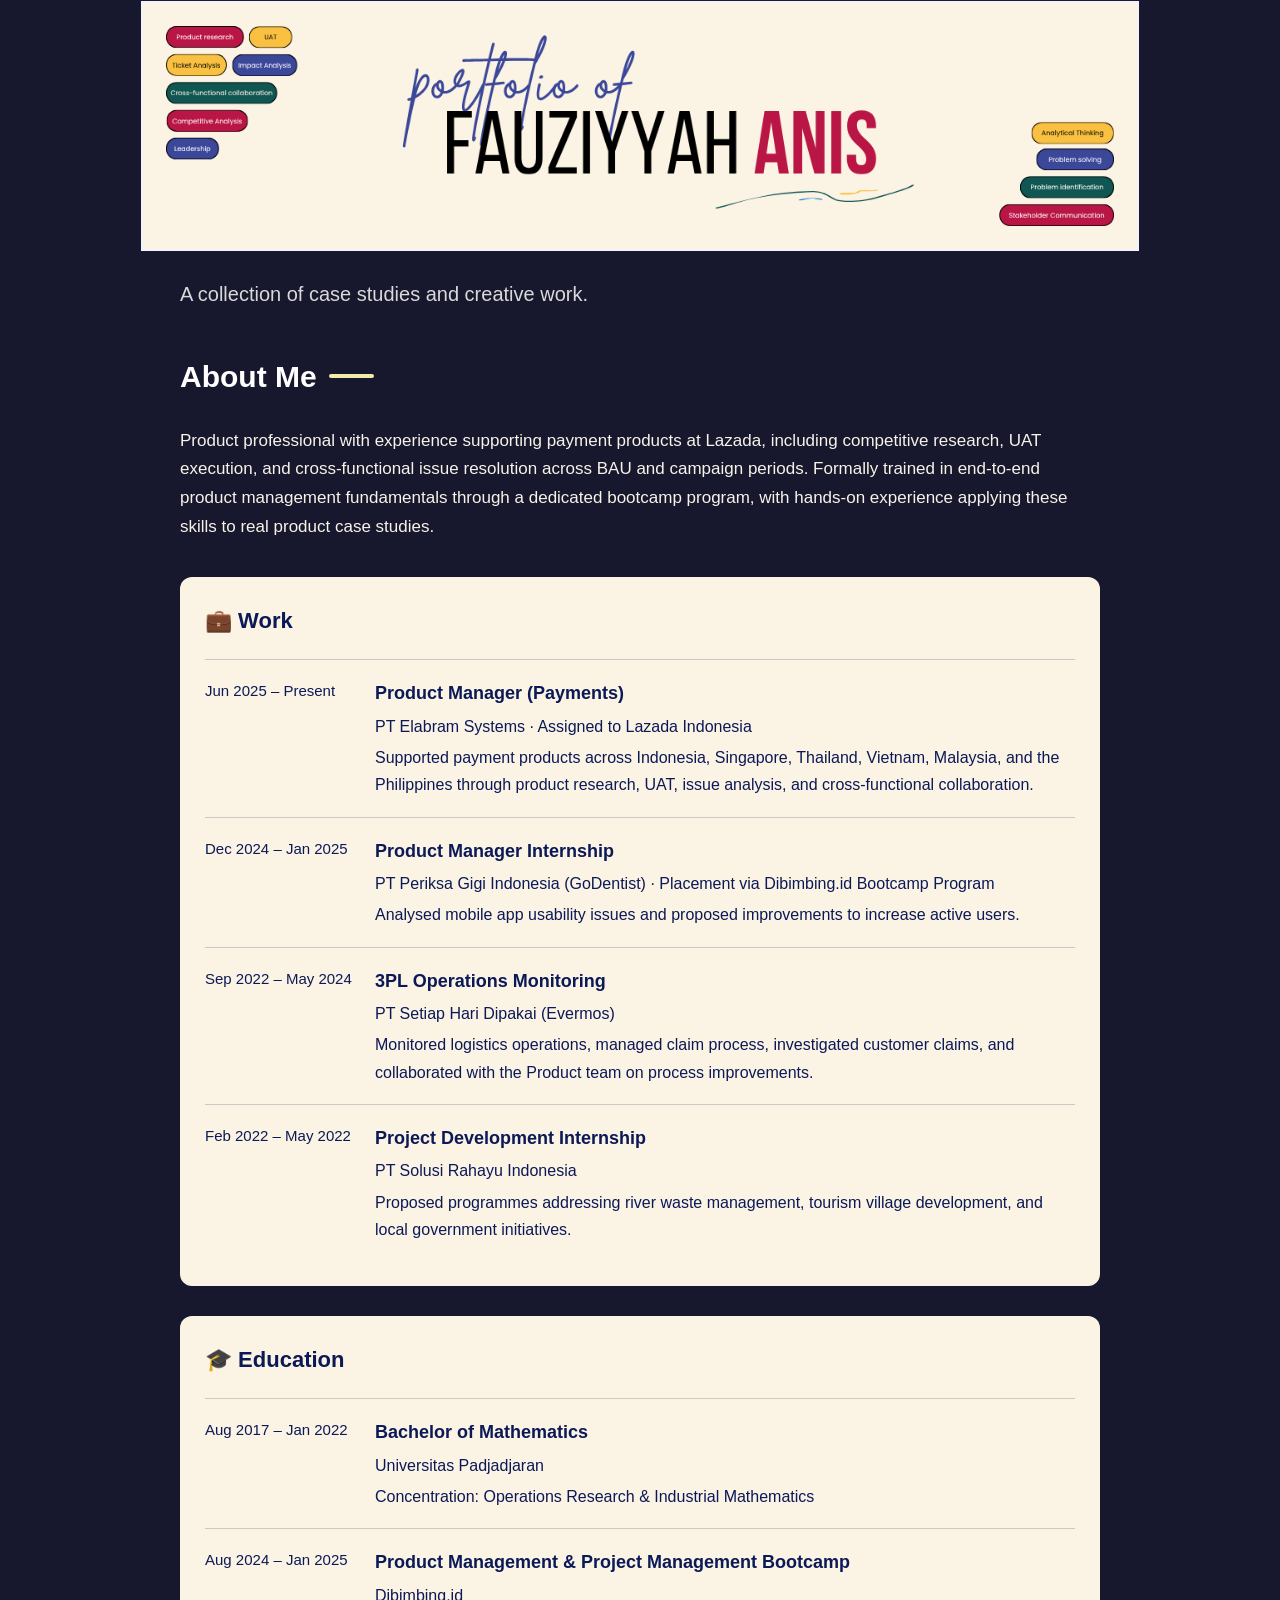
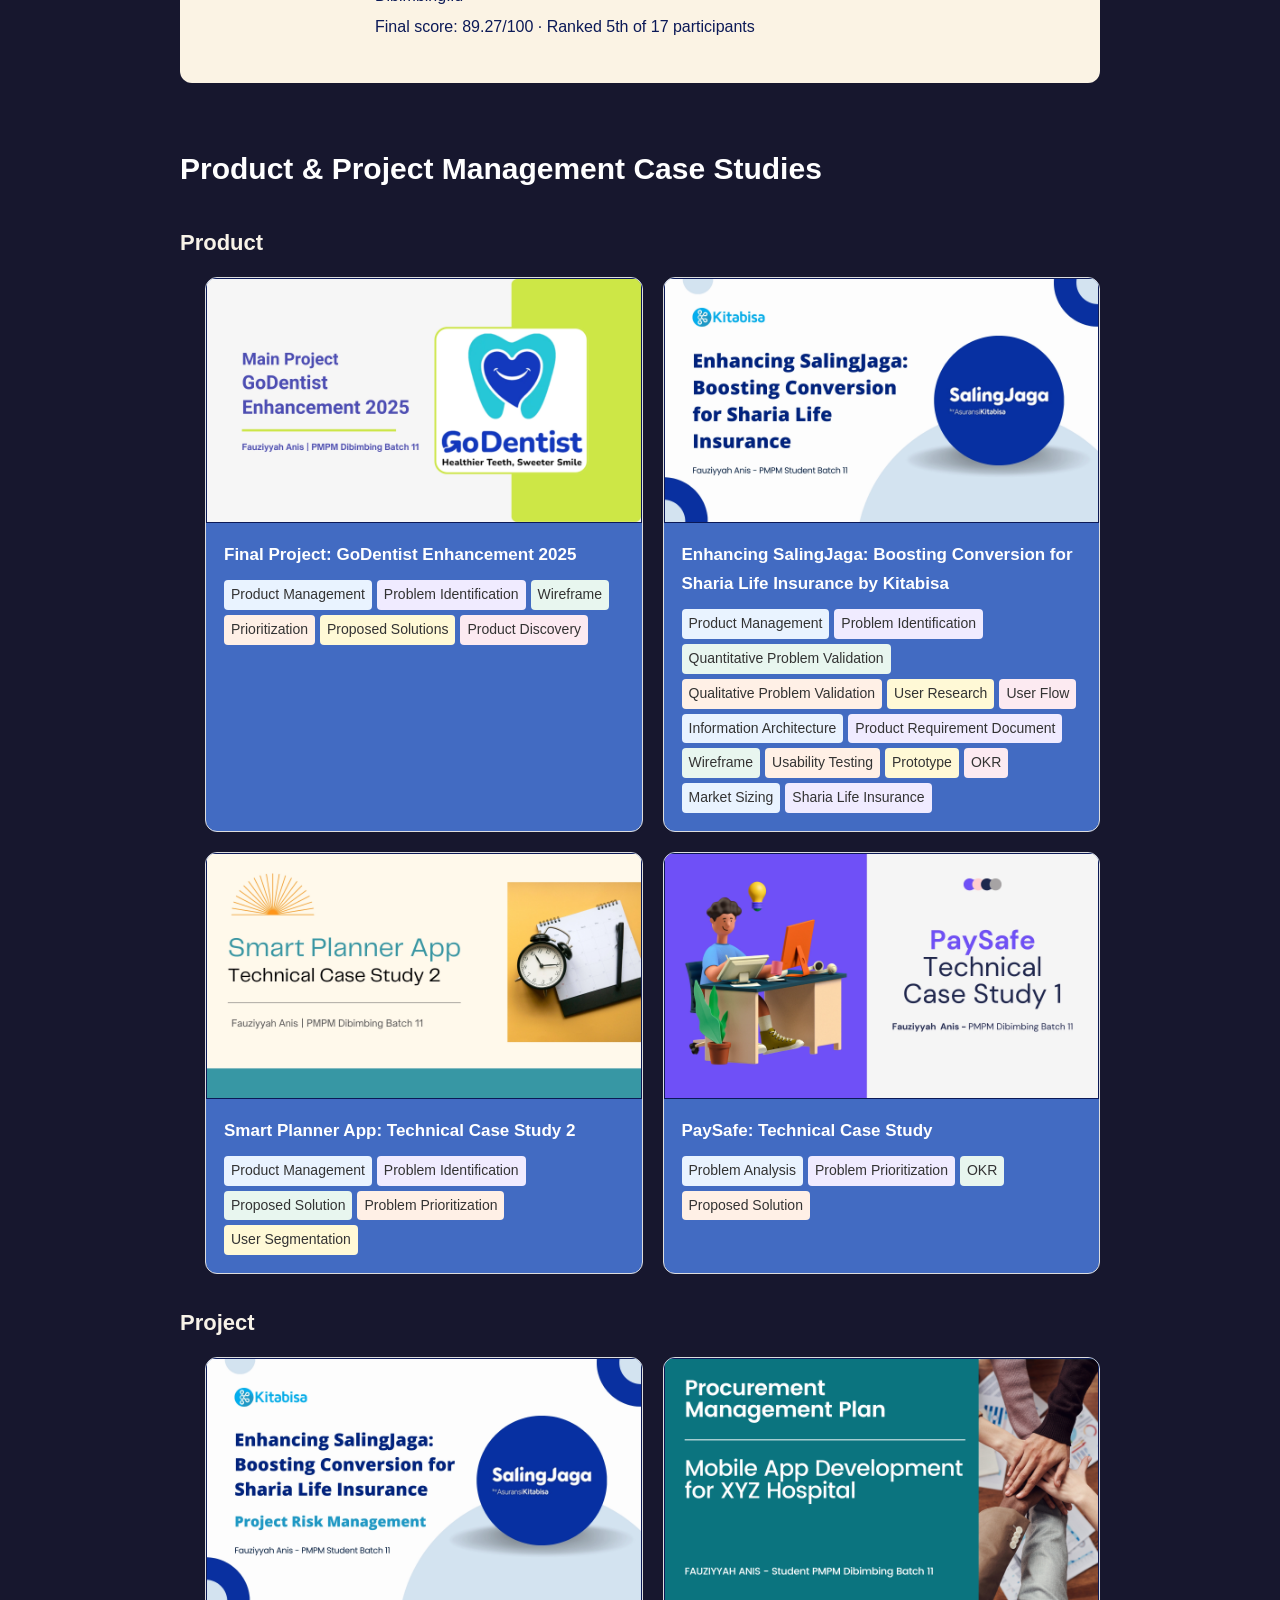
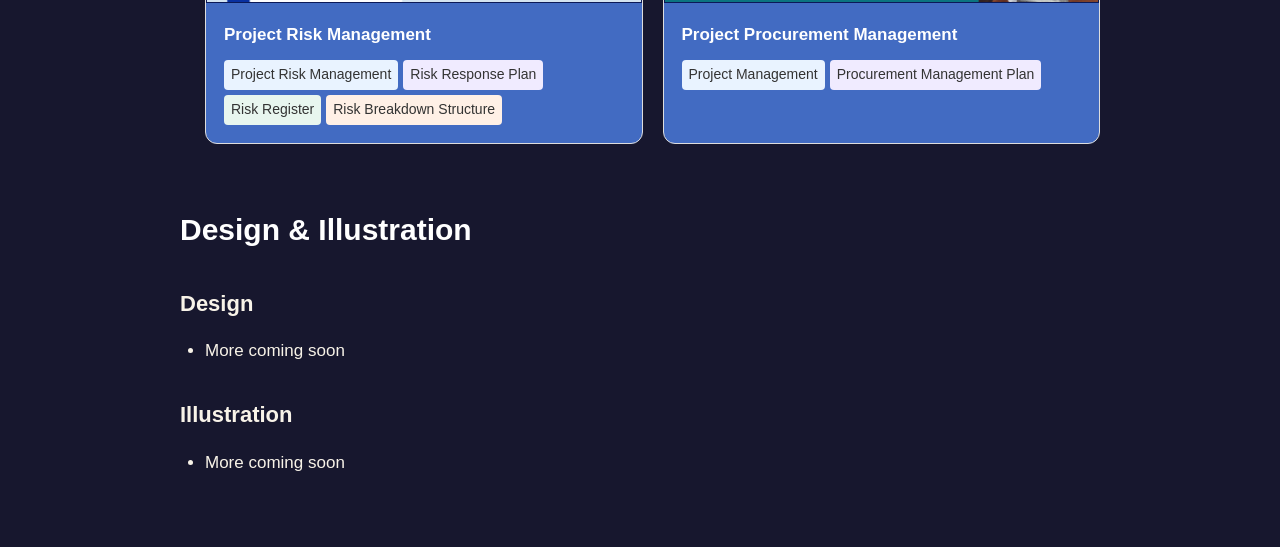
<file: index.html>
<!DOCTYPE html>
<html lang="en">
<head>
    <meta charset="UTF-8">
    <meta name="viewport" content="width=device-width, initial-scale=1.0">

    <title>Portfolio of Fauziyyah Anis</title>

    <link rel="stylesheet" href="style.css">
</head>

<body class="home-page">

    <header class="portfolio-header">
        <img src="homepage-banner-github.png" alt="Portfolio of Fauziyyah Anis">
    </header>

    <p class="home-intro">A collection of case studies and creative work.</p>

    <section class="about-section">
    
        <h2>About Me</h2>
    
        <p class="about-description">
            Product professional with experience supporting payment products at Lazada,
            including competitive research, UAT execution, and cross-functional issue
            resolution across BAU and campaign periods. Formally trained in end-to-end
            product management fundamentals through a dedicated bootcamp program, with
            hands-on experience applying these skills to real product case studies.
        </p>
    
        <div class="about-timeline">
    
            <div class="about-category">
                <h3>💼 Work</h3>
    
                <div class="timeline-item">
                    <div class="timeline-date">Jun 2025 – Present</div>
                    <div class="timeline-content">
                        <strong>Product Manager (Payments)</strong>
                        <span>PT Elabram Systems · Assigned to Lazada Indonesia</span>
                        <span>Supported payment products across Indonesia, Singapore, Thailand, Vietnam, Malaysia, and the Philippines through product research, UAT, issue analysis, and cross-functional collaboration.</span>
                    </div>
                </div>
    
                <div class="timeline-item">
                    <div class="timeline-date">Dec 2024 – Jan 2025</div>
                    <div class="timeline-content">
                        <strong>Product Manager Internship</strong>
                        <span>PT Periksa Gigi Indonesia (GoDentist) · Placement via Dibimbing.id Bootcamp Program</span>
                        <span>Analysed mobile app usability issues and proposed improvements to increase active users.</span>
                    </div>
                </div>
    
                <div class="timeline-item">
                    <div class="timeline-date">Sep 2022 – May 2024</div>
                    <div class="timeline-content">
                        <strong>3PL Operations Monitoring</strong>
                        <span>PT Setiap Hari Dipakai (Evermos)</span>
                        <span>Monitored logistics operations, managed claim process, investigated customer claims, and collaborated with the Product team on process improvements.</span>
                    </div>
                </div>
    
                <div class="timeline-item">
                    <div class="timeline-date">Feb 2022 – May 2022</div>
                    <div class="timeline-content">
                        <strong>Project Development Internship</strong>
                        <span>PT Solusi Rahayu Indonesia</span>
                        <span>Proposed programmes addressing river waste management, tourism village development, and local government initiatives.</span>
                    </div>
                </div>
            </div>
            
            <div class="about-category">
                <h3>🎓 Education</h3>
    
                <div class="timeline-item">
                    <div class="timeline-date">Aug 2017 – Jan 2022</div>
                    <div class="timeline-content">
                        <strong>Bachelor of Mathematics</strong>
                        <span>Universitas Padjadjaran</span>
                        <span>Concentration: Operations Research & Industrial Mathematics</span>
                    </div>
                </div>
    
                <div class="timeline-item">
                    <div class="timeline-date">Aug 2024 – Jan 2025</div>
                    <div class="timeline-content">
                        <strong>Product Management & Project Management Bootcamp</strong>
                        <span>Dibimbing.id</span>
                        <span>Final score: 89.27/100 · Ranked 5th of 17 participants</span>
                    </div>
                </div>
            </div>
    
        </div>
    
    </section>


    <!-- PRODUCT & PROJECT MANAGEMENT -->

    <h2>Product & Project Management Case Studies</h2>

    <h3>Product</h3>

    <ul class="project-grid">
        <li class="project-item">
            <a href="product/godentist.html">
                <img src="product/Fauziyyah_Anis_Cover_Final_GoDentist_Enhancement_2025_PPT.webp"
                     alt="GoDentist Enhancement 2025">
                <span>Final Project: GoDentist Enhancement 2025</span>
                <div class="card-tags">
                    <span>Product Management</span>
                    <span>Problem Identification</span>
                    <span>Wireframe</span>
                    <span>Prioritization</span>
                    <span>Proposed Solutions</span>
                    <span>Product Discovery</span>
                </div>
            </a>
        </li>
        <li class="project-item">
            <a href="product/salingjaga.html">
                <img src="product/SalingJaga_by_Kitabisa.webp"
                     alt="Enhancing SalingJaga: Boosting Conversion for Sharia Life Insurance by Kitabisa">
                <span>Enhancing SalingJaga: Boosting Conversion for Sharia Life Insurance by Kitabisa</span>
                <div class="card-tags">
                    <span>Product Management</span>
                    <span>Problem Identification</span>
                    <span>Quantitative Problem Validation</span>
                    <span>Qualitative Problem Validation</span>
                    <span>User Research</span>
                    <span>User Flow</span>
                    <span>Information Architecture</span>
                    <span>Product Requirement Document</span>
                    <span>Wireframe</span>
                    <span>Usability Testing</span>
                    <span>Prototype</span>
                    <span>OKR</span>
                    <span>Market Sizing</span>
                    <span>Sharia Life Insurance</span>
                </div>
            </a>
        </li>
        <li class="project-item">
            <a href="product/smartplanner.html">
                <img src="product/Fauziyyah_Anis_TC_2_Product.webp"
                     alt="Smart Planner App: Technical Case Study 2">
                <span>Smart Planner App: Technical Case Study 2</span>
                <div class="card-tags">
                    <span>Product Management</span>
                    <span>Problem Identification</span>
                    <span>Proposed Solution</span>
                    <span>Problem Prioritization</span>
                    <span>User Segmentation</span>
                </div>
            </a>
        </li>
        <li class="project-item">
            <a href="product/paysafe.html">
                <img src="product/PaySafe_Case_Study_(Update).webp"
                     alt="PaySafe: Technical Case Study">
                <span>PaySafe: Technical Case Study</span>
                <div class="card-tags">
                    <span>Problem Analysis</span>
                    <span>Problem Prioritization</span>
                    <span>OKR</span>
                    <span>Proposed Solution</span>
                </div>
            </a>
        </li>
    </ul>


    <h3>Project</h3>

    <ul class="project-grid">
        <li class="project-item">
            <a href="project/salingjaga-risk-management.html">
                <img src="project/Risk_Management_SalingJaga_by_Kitabisa.webp"
                     alt="Project Risk Management">
                <span>Project Risk Management</span>
                <div class="card-tags">
                    <span>Project Risk Management</span>
                    <span>Risk Response Plan</span>
                    <span>Risk Register</span>
                    <span>Risk Breakdown Structure</span>
                </div>
            </a>
        </li>
        <li class="project-item">
            <a href="project/procurement.html">
                <img src="project/Mobile%20App%20Development%20for%20XYZ%20Hospital.png"
                     alt="Project Procurement Management">
                <span>Project Procurement Management</span>
                <div class="card-tags">
                    <span>Project Management</span>
                    <span>Procurement Management Plan</span>
                </div>
            </a>
        </li>
    </ul>


    <!-- DESIGN & ILLUSTRATION -->

    <h2>Design & Illustration</h2>

    <h3>Design</h3>

    <ul>
        <li>More coming soon</li>
        <!--  <li>Multimedia for MBCGS Event</li>  -->
        <!-- <li>Department of Media & Information</li> -->
    </ul>


    <h3>Illustration</h3>

    <ul>
        <li>More coming soon</li>
    </ul>

</body>
</html>
</file>
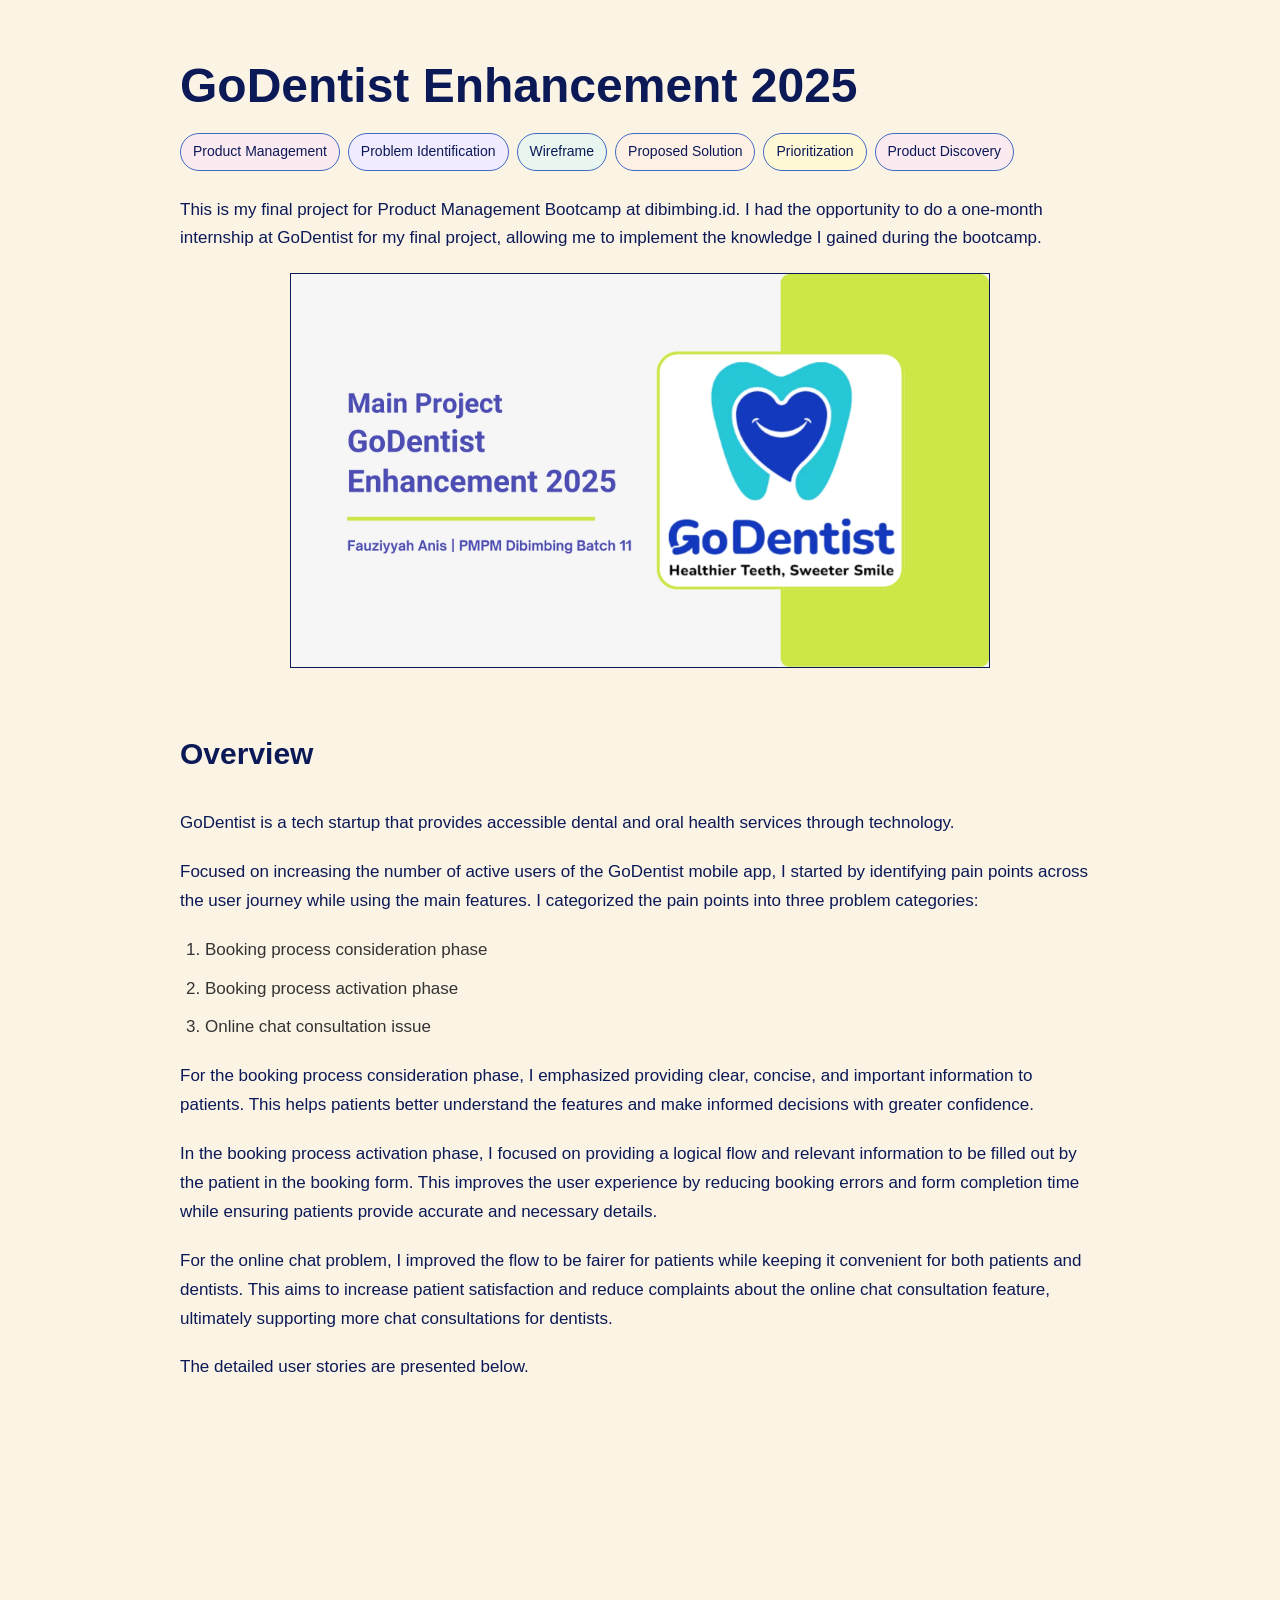
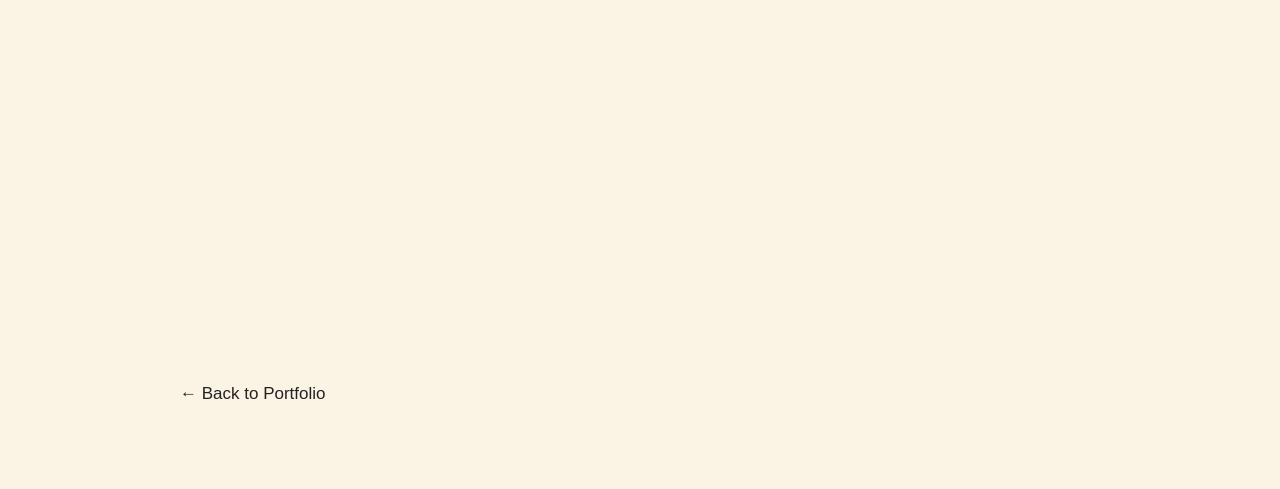
<file: product/godentist.html>
<!DOCTYPE html>
<html lang="en">
<head>
    <meta charset="UTF-8">
    <meta name="viewport" content="width=device-width, initial-scale=1.0">

    <title>GoDentist Enhancement 2025 | Fauziyyah Anis</title>

    <link rel="stylesheet" href="../style.css">
</head>

<body>

    <h1>GoDentist Enhancement 2025</h1>

    <div class="tags">
        <span>Product Management</span>
        <span>Problem Identification</span>
        <span>Wireframe</span>
        <span>Proposed Solution</span>
        <span>Prioritization</span>
        <span>Product Discovery</span>
    </div>

    <p>
        This is my final project for Product Management Bootcamp at dibimbing.id.
        I had the opportunity to do a one-month internship at GoDentist for my final
        project, allowing me to implement the knowledge I gained during the bootcamp.
    </p>

    <img 
        src="Fauziyyah_Anis_Cover_Final_GoDentist_Enhancement_2025_PPT.webp" 
        alt="GoDentist Enhancement 2025 presentation cover"
    >
    <h2>Overview</h2>

    <p>
        GoDentist is a tech startup that provides accessible dental and oral health
        services through technology.
    </p>
    
    <p>
        Focused on increasing the number of active users of the GoDentist mobile app,
        I started by identifying pain points across the user journey while using the
        main features. I categorized the pain points into three problem categories:
    </p>
    
    <ol>
        <li>Booking process consideration phase</li>
        <li>Booking process activation phase</li>
        <li>Online chat consultation issue</li>
    </ol>
    
    <p>
        For the booking process consideration phase, I emphasized providing clear,
        concise, and important information to patients. This helps patients better
        understand the features and make informed decisions with greater confidence.
    </p>
    
    <p>
        In the booking process activation phase, I focused on providing a logical flow
        and relevant information to be filled out by the patient in the booking form.
        This improves the user experience by reducing booking errors and form
        completion time while ensuring patients provide accurate and necessary details.
    </p>
    
    <p>
        For the online chat problem, I improved the flow to be fairer for patients
        while keeping it convenient for both patients and dentists. This aims to
        increase patient satisfaction and reduce complaints about the online chat
        consultation feature, ultimately supporting more chat consultations for
        dentists.
    </p>
    
    <p>
        The detailed user stories are presented below.
    </p>
    <div class="pdf-frame">
        <iframe 
            src="Fauziyyah%20Anis_Final%20GoDentist%20Enhancement%202025%20%28Notion%29.pdf"
            title="GoDentist Enhancement 2025 Presentation">
        </iframe>
    </div>
    
    <p class="mobile-file-link">
        <a href="Fauziyyah%20Anis_Final%20GoDentist%20Enhancement%202025%20%28Notion%29.pdf">Open File</a>
    </p>

    <p>
        <a href="../index.html" class="back-link">← Back to Portfolio</a>
    </p>

</body>
</html>
</file>
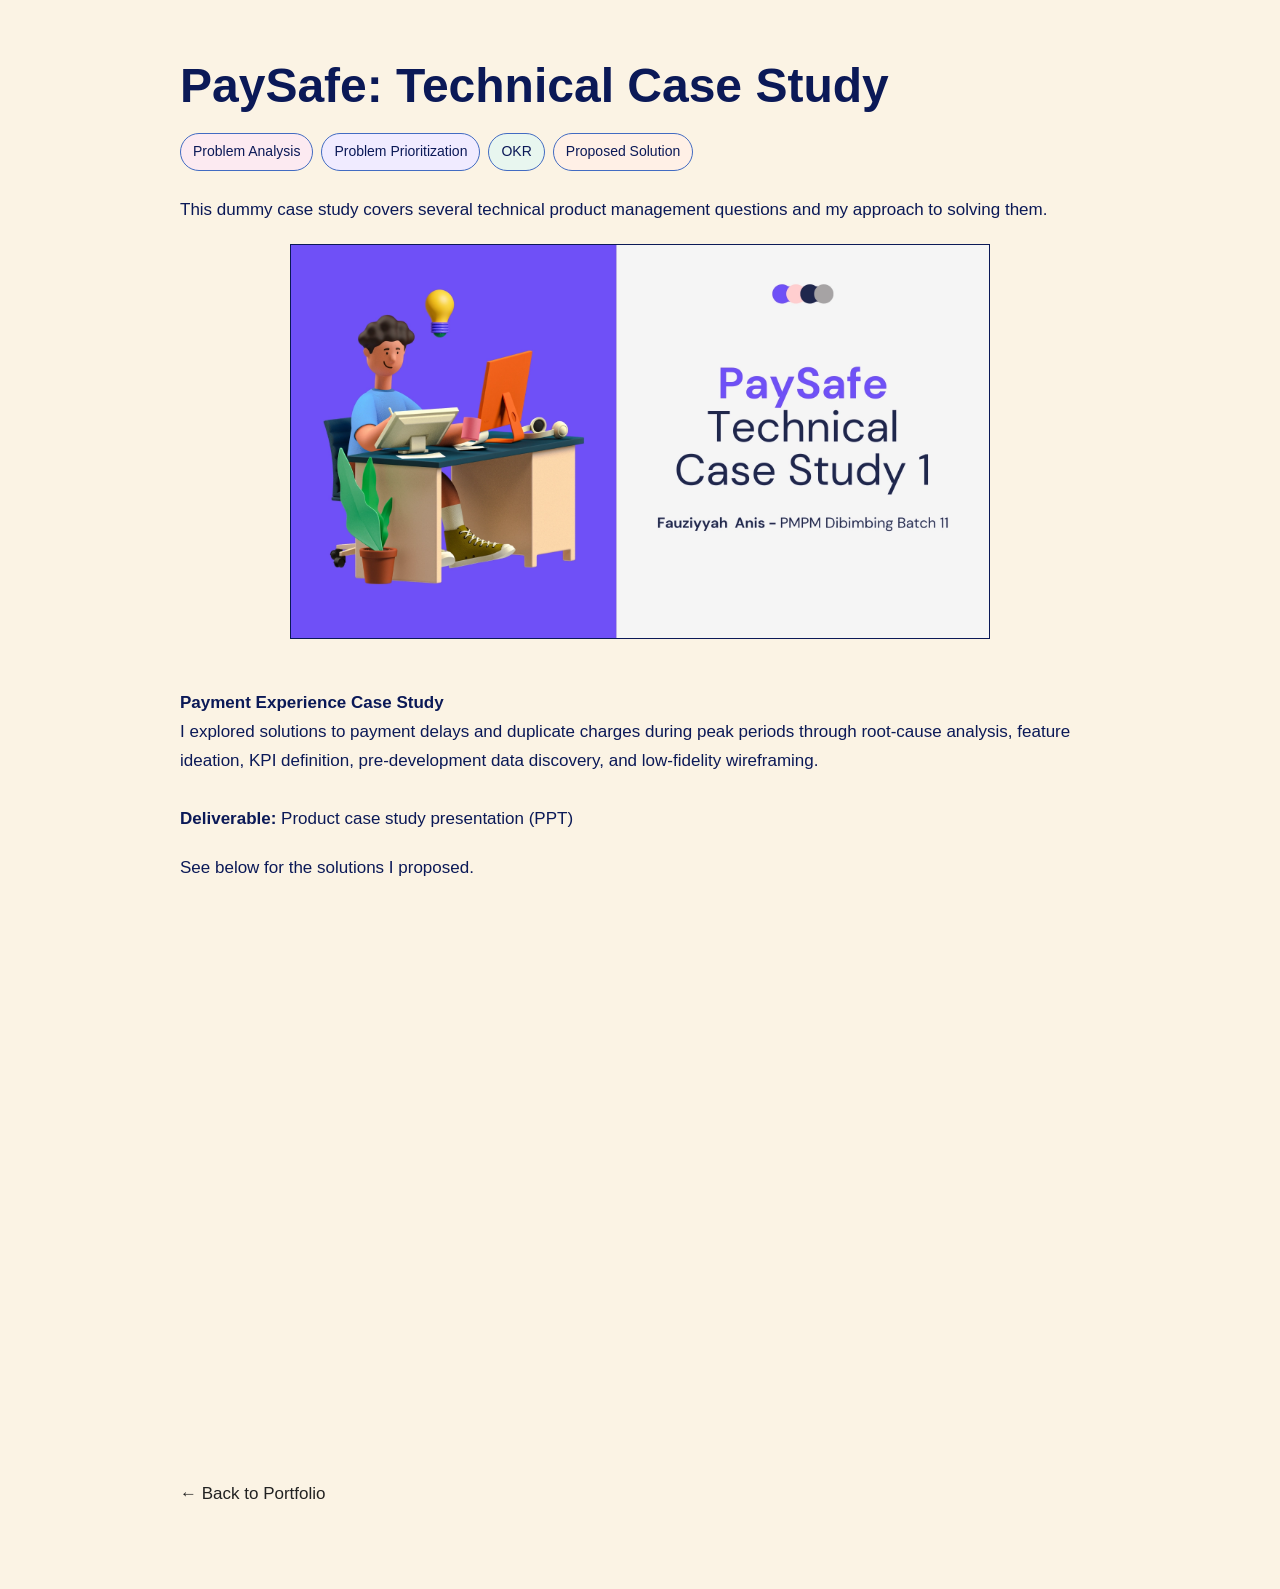
<file: product/paysafe.html>
<!DOCTYPE html>
<html lang="en">
<head>
    <meta charset="UTF-8">
    <meta name="viewport" content="width=device-width, initial-scale=1.0">

    <title>PaySafe | Fauziyyah Anis</title>

    <link rel="stylesheet" href="../style.css">
</head>

<body>

    <h1>PaySafe: Technical Case Study</h1>

    <div class="tags">
        <span>Problem Analysis</span>
        <span>Problem Prioritization</span>
        <span>OKR</span>
        <span>Proposed Solution</span>
    </div>

    <p>
        This dummy case study covers several technical product management questions and my approach to solving them.
    </p>

    <img 
        src="PaySafe_Case_Study_(Update).webp" 
        alt="PaySafe technical case study presentation cover"
    >

    <p>
     <strong>Payment Experience Case Study</strong><br>
      I explored solutions to payment delays and duplicate charges during peak periods through root-cause analysis, 
      feature ideation, KPI definition, pre-development data discovery, and low-fidelity wireframing.<br>
      <br>
      <strong>Deliverable:</strong> Product case study presentation (PPT)
    </p>
    
    <p>
        See below for the solutions I proposed.
    </p>
    <div class="pdf-frame">
        <iframe 
            src="Fauziyyah%20Anis_PaySafe%20Case%20Study.pdf"
            title="PaySafe Technical Case Study Presentation">
        </iframe>
    </div>
    
    <p class="mobile-file-link">
        <a href="Fauziyyah%20Anis_PaySafe%20Case%20Study.pdf">Open File</a>
    </p>
    
    <p>
        <a href="../index.html" class="back-link">← Back to Portfolio</a>
    </p>

</body>
</html>
</file>
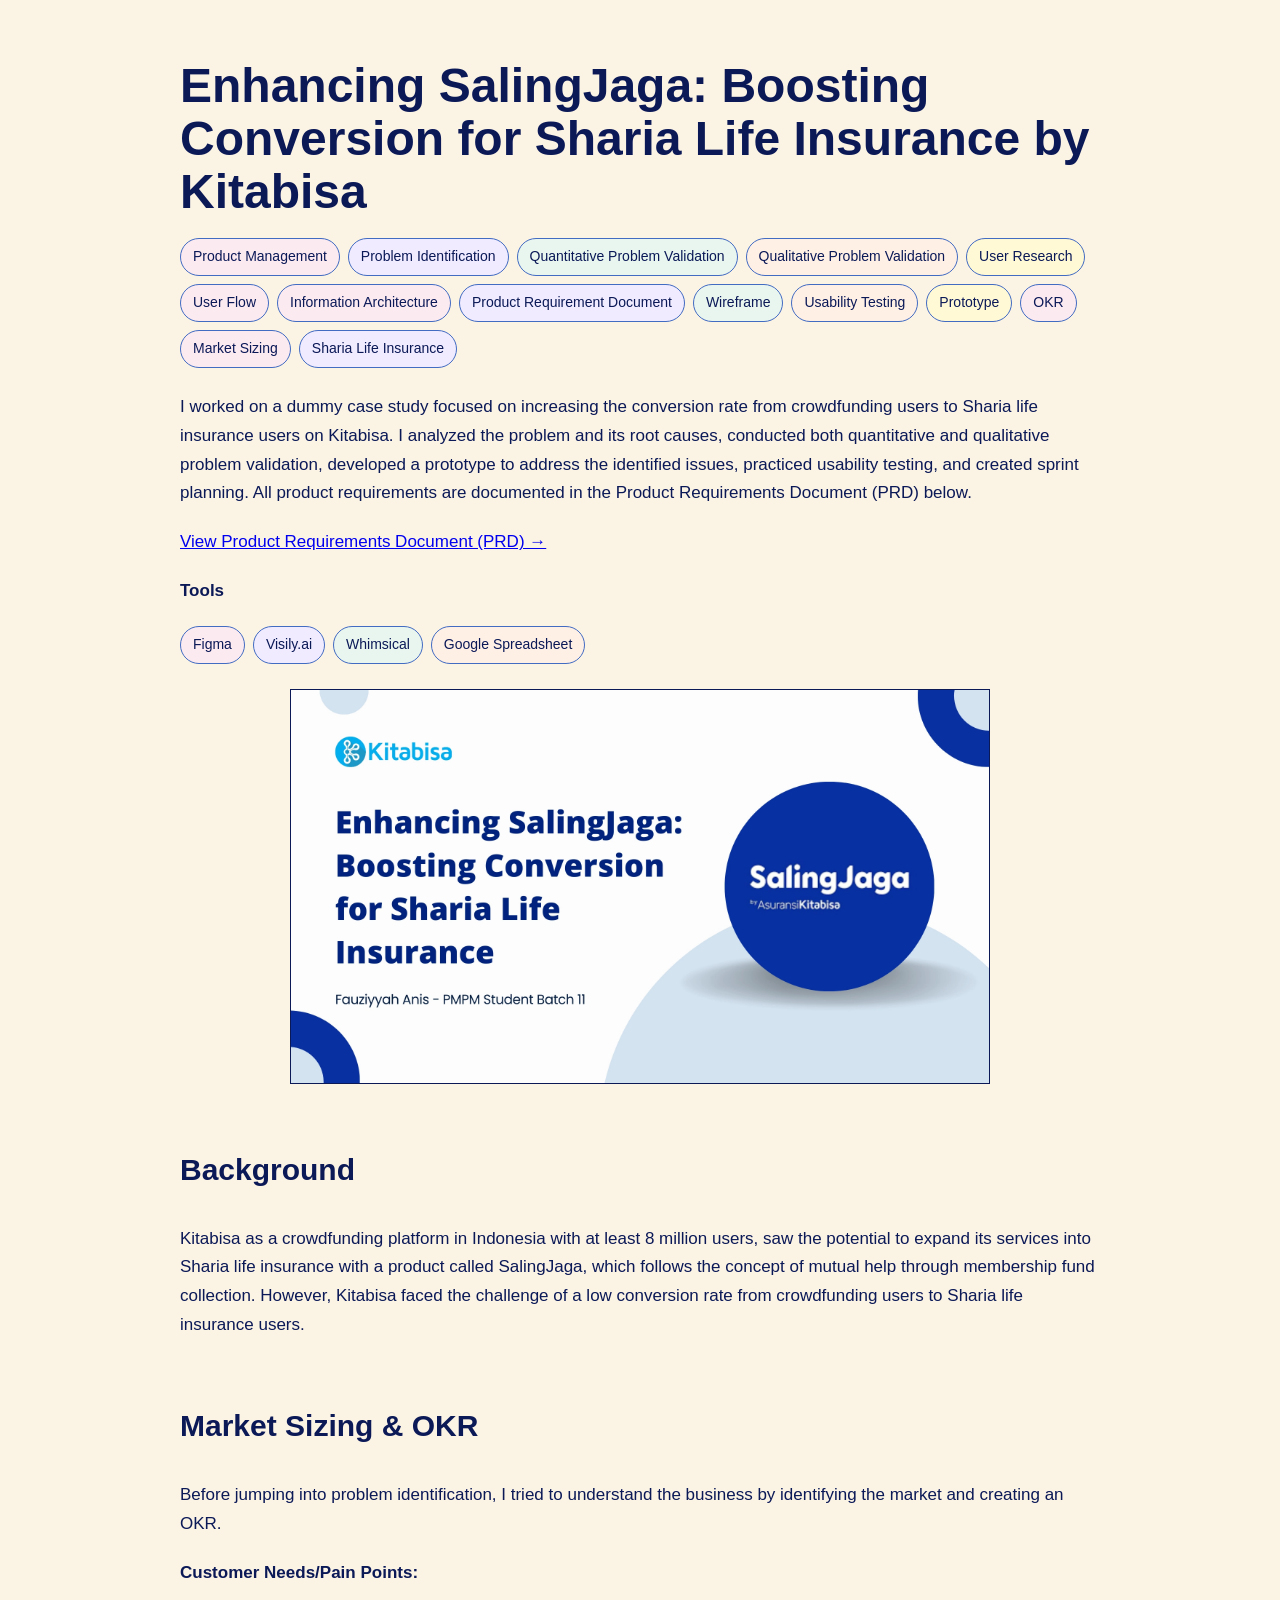
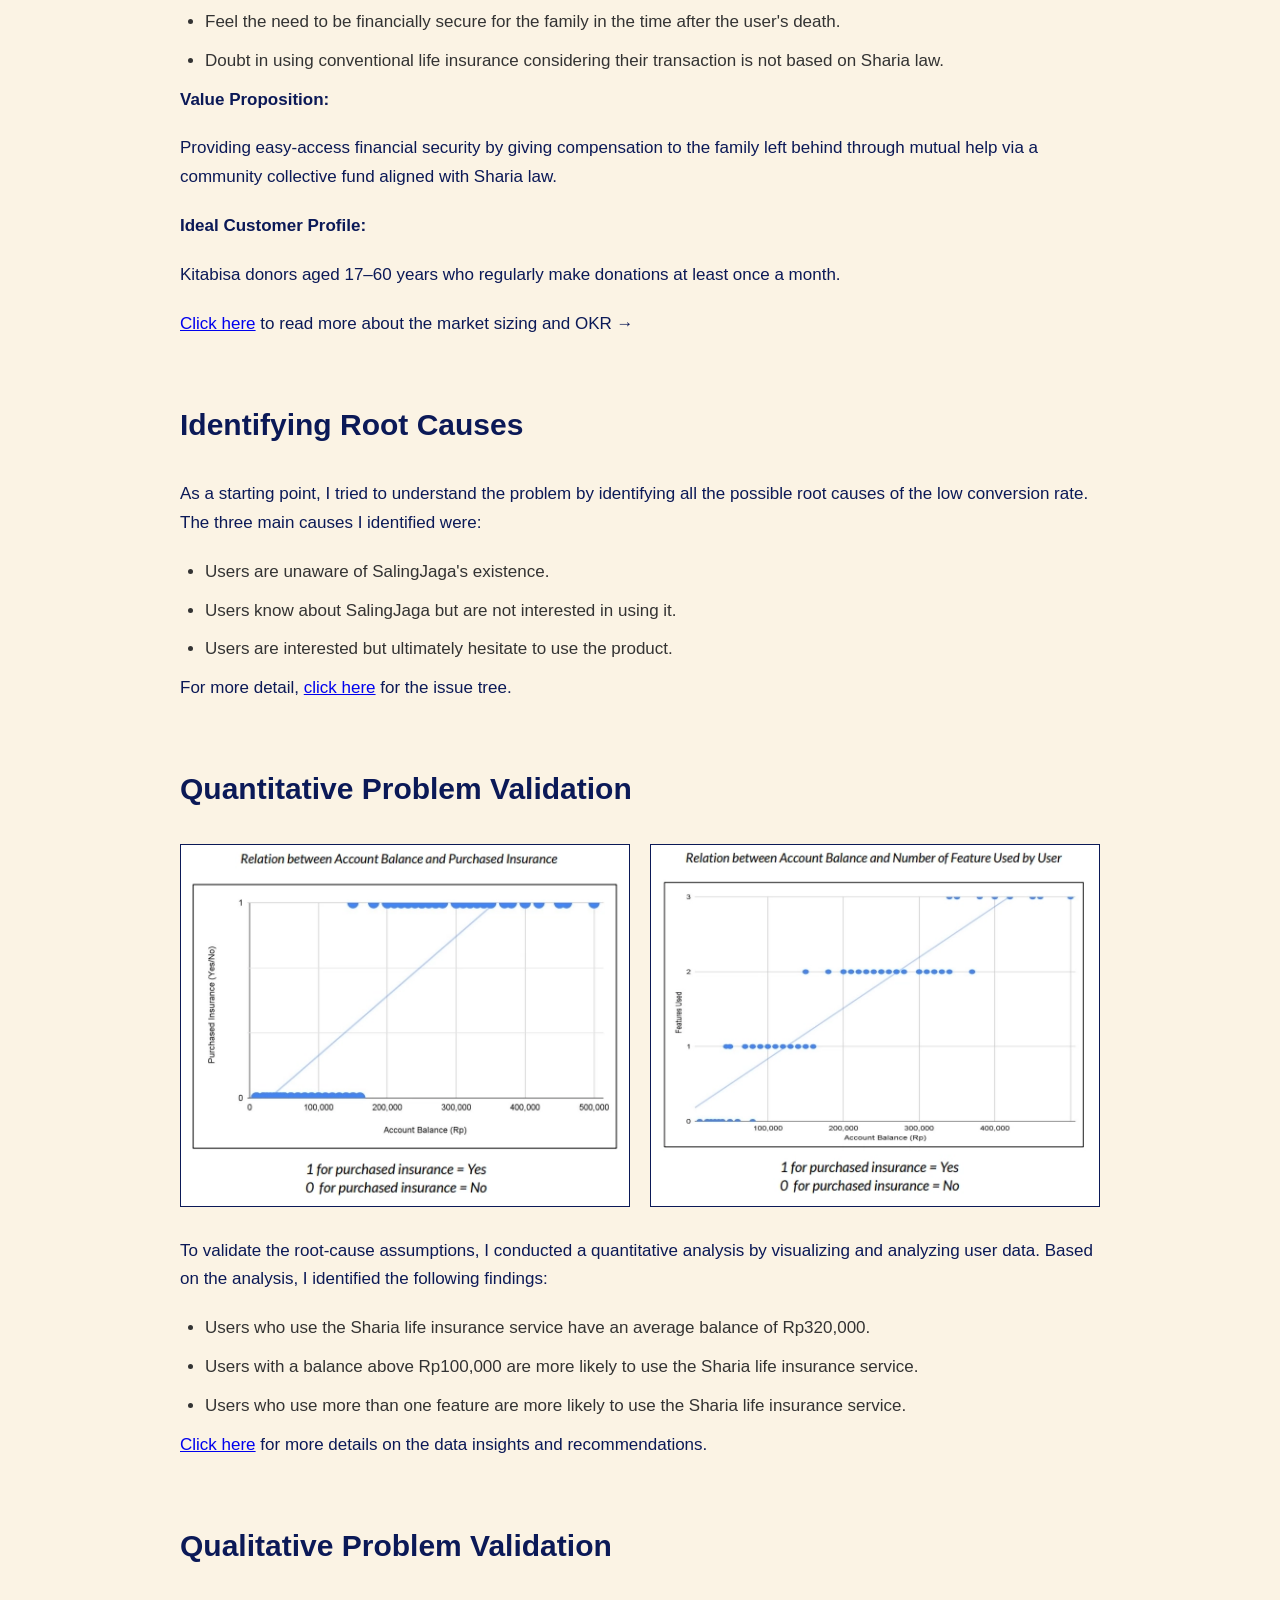
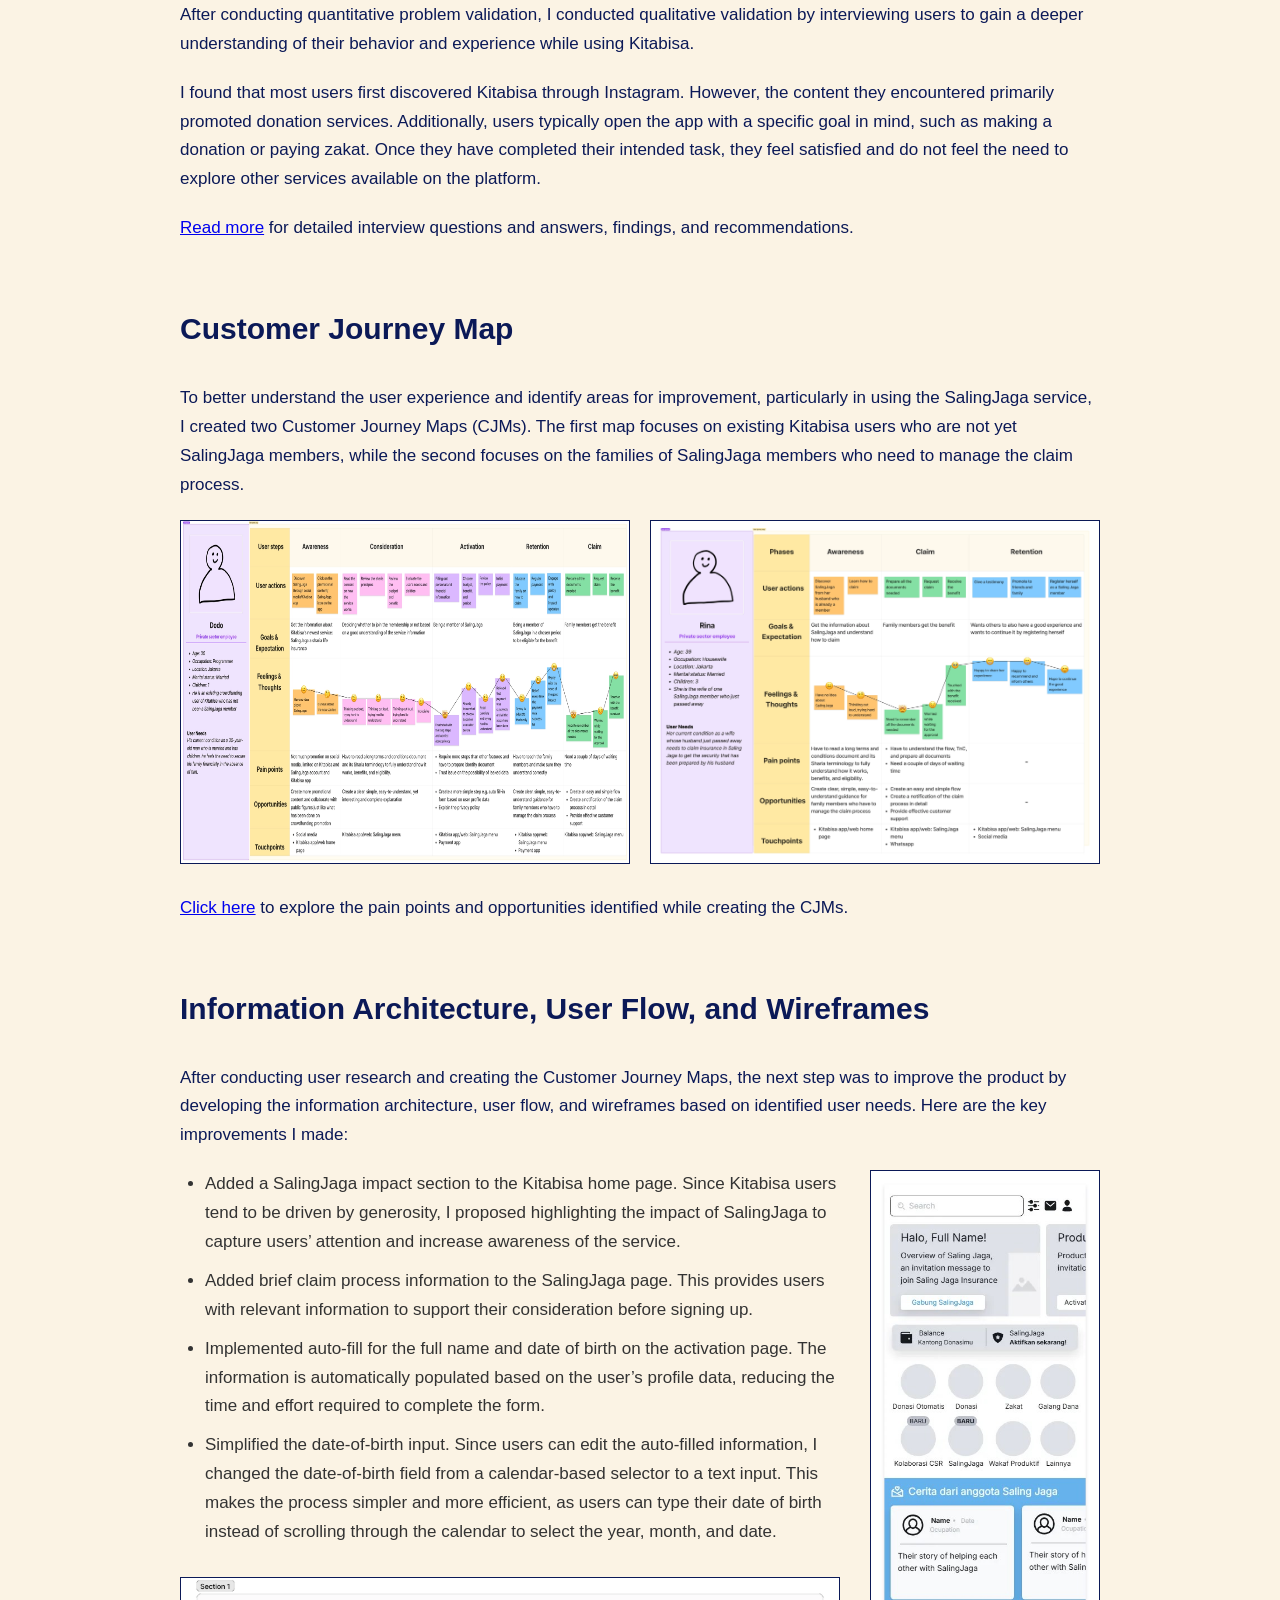
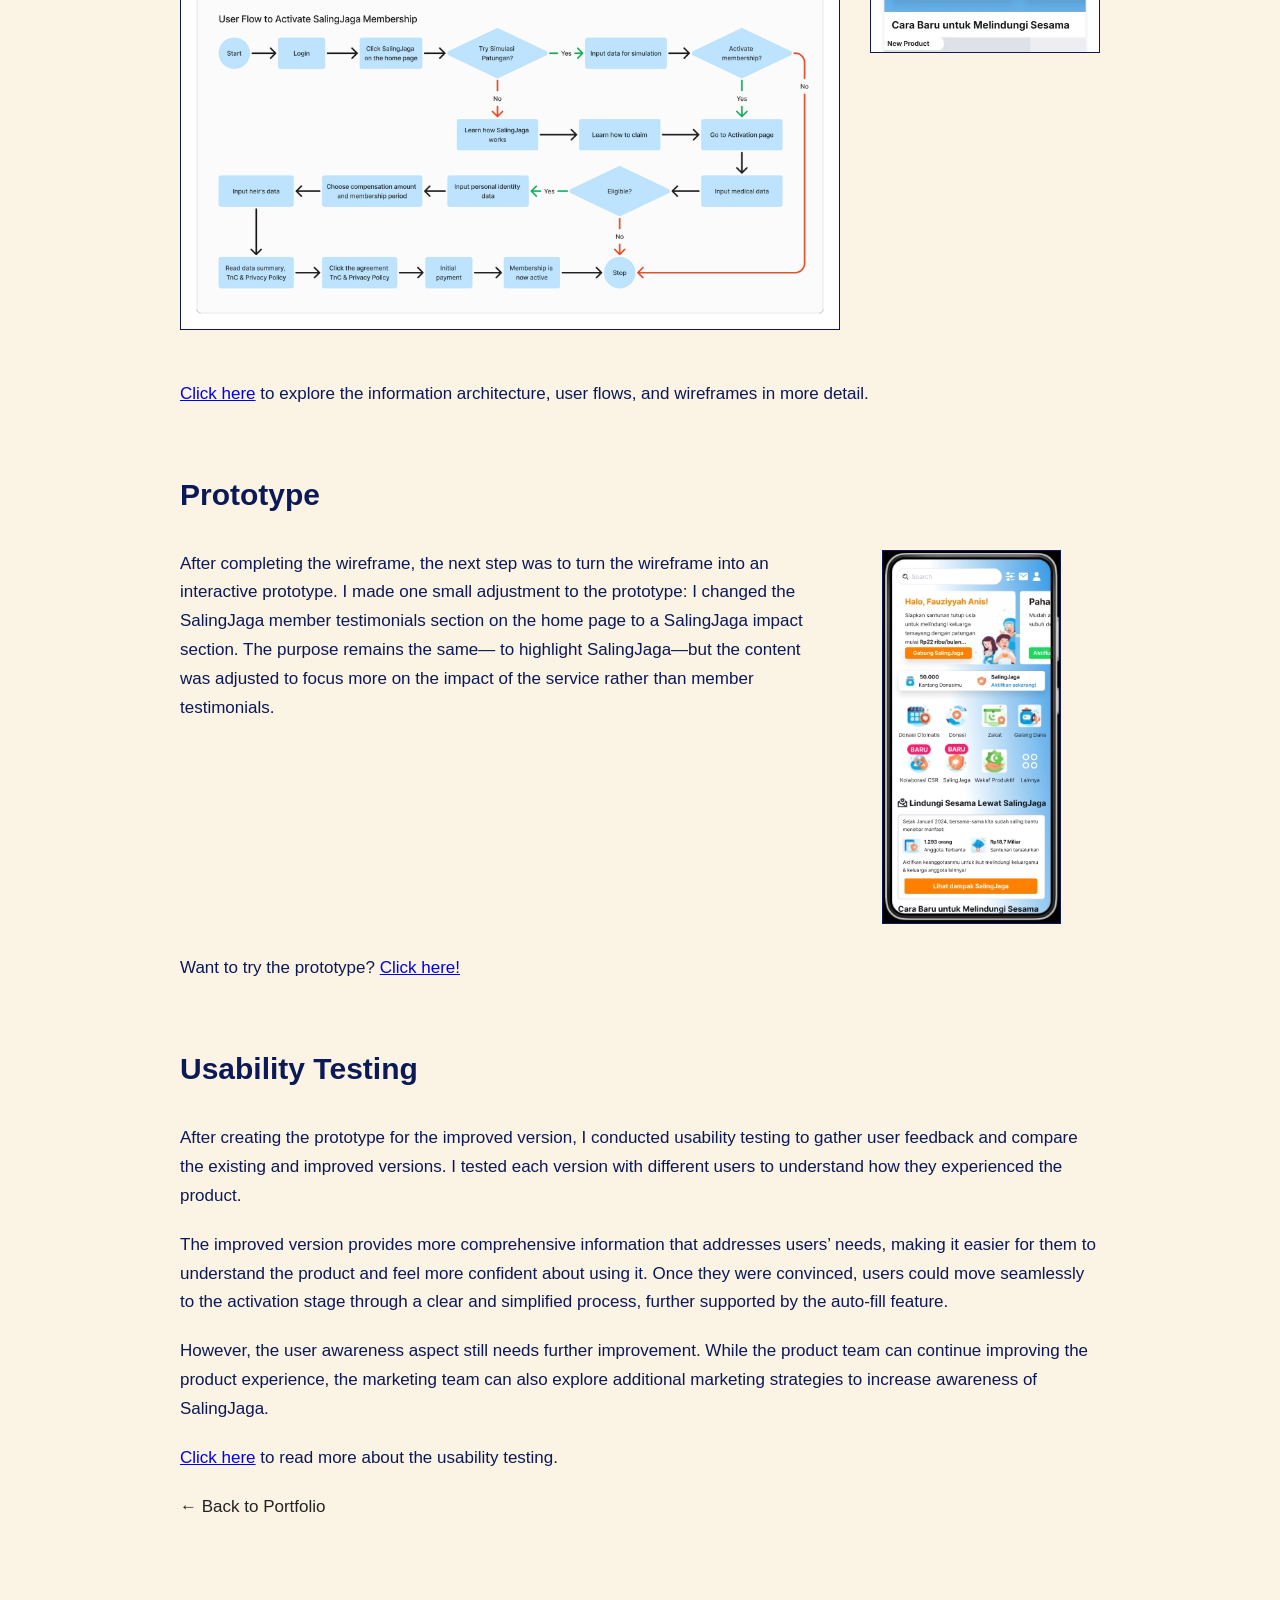
<file: product/salingjaga.html>
<!DOCTYPE html>
<html lang="en">
<head>
    <meta charset="UTF-8">
    <meta name="viewport" content="width=device-width, initial-scale=1.0">

    <title>SalingJaga | Fauziyyah Anis</title>

    <link rel="stylesheet" href="../style.css">
</head>

<body>

    <h1>Enhancing SalingJaga: Boosting Conversion for Sharia Life Insurance by Kitabisa</h1>

    <div class="tags">
        <span>Product Management</span>
        <span>Problem Identification</span>
        <span>Quantitative Problem Validation</span>
        <span>Qualitative Problem Validation</span>
        <span>User Research</span>
        <span>User Flow</span>
        <span>Information Architecture</span>
        <span>Product Requirement Document</span>
        <span>Wireframe</span>
        <span>Usability Testing</span>
        <span>Prototype</span>
        <span>OKR</span>
        <span>Market Sizing</span>
        <span>Sharia Life Insurance</span>
    </div>

    <p>
        I worked on a dummy case study focused on increasing the conversion rate from
        crowdfunding users to Sharia life insurance users on Kitabisa. I analyzed the
        problem and its root causes, conducted both quantitative and qualitative
        problem validation, developed a prototype to address the identified issues,
        practiced usability testing, and created sprint planning. All product
        requirements are documented in the Product Requirements Document (PRD)
        below.
    </p>
    <p>
      <a href="https://drive.google.com/file/d/16dKa7akvwMQYeBaswx9ciar-li_U4yl7/view" target="_blank">
        View Product Requirements Document (PRD) →
      </a>
    </p>
    <p>
    <strong>Tools</strong>
    </p>
    
    <div class="tags">
        <span>Figma</span>
        <span>Visily.ai</span>
        <span>Whimsical</span>
        <span>Google Spreadsheet</span>
    </div>

    <img
        src="SalingJaga_by_Kitabisa.webp"
        alt="SalingJaga presentation cover"
    >
    
    <h2>Background</h2>

    <p>
        Kitabisa as a crowdfunding platform in Indonesia with at least 8 million users, 
        saw the potential to expand its services into Sharia life insurance with a 
        product called SalingJaga, which follows the concept of mutual help through 
        membership fund collection. However, Kitabisa faced the challenge of a low 
        conversion rate from crowdfunding users to Sharia life insurance users.
    </p>

    <h2>Market Sizing & OKR</h2>

    <p>
    Before jumping into problem identification, I tried to understand the 
    business by identifying the market and creating an OKR.
    </p>

    <p>
        <strong>Customer Needs/Pain Points:</strong>
    </p>
    
    <ul>
        <li>Feel the need to be financially secure for the family in the time after the user's death.</li>
        <li>Doubt in using conventional life insurance considering their transaction is not based on Sharia law.</li>
    </ul>

    <p>
        <strong>Value Proposition:</strong>
    </p>
    
    <p>
        Providing easy-access financial security by giving compensation to the family
        left behind through mutual help via a community collective fund aligned with
        Sharia law.
    </p>
    <p>
        <strong>Ideal Customer Profile:</strong>
    </p>
    
    <p>
        Kitabisa donors aged 17–60 years who regularly make donations at least once a month.
    </p>
    <p>
      <a href="https://drive.google.com/file/d/1957wJYAQfLMzTFbPfLrEGQPlJ5GWCsQA/view" target="_blank">
        Click here</a> to read more about the market sizing and OKR →
    </p>

    <h2>Identifying Root Causes</h2>
        
    <p>
        As a starting point, I tried to understand the problem by identifying all the
        possible root causes of the low conversion rate. The three main causes I
        identified were:
    </p>
    
    <ul>
        <li>Users are unaware of SalingJaga's existence.</li>
        <li>Users know about SalingJaga but are not interested in using it.</li>
        <li>Users are interested but ultimately hesitate to use the product.</li>
    </ul>
    <p>
        For more detail, <a href="https://drive.google.com/file/d/1yAPj9UszaQnvtKYzjhuw7q-EpcEWRV4C/view" target="_blank">
        click here</a> for the issue tree.
    </p>

    <h2>Quantitative Problem Validation</h2>

    <div class="image-row">
        <img src="Quanti_PV_1.webp" class="clickable-image">
        <img src="Quanti_PV_-2.webp" class="clickable-image">
    </div>

    <p>
        To validate the root-cause assumptions, I conducted a quantitative analysis 
        by visualizing and analyzing user data. Based on the analysis, I identified 
        the following findings:
    </p>
    
    <ul>
        <li>Users who use the Sharia life insurance service have an average balance of Rp320,000.</li>
        <li>Users with a balance above Rp100,000 are more likely to use the Sharia life insurance service.</li>
        <li>Users who use more than one feature are more likely to use the Sharia life insurance service.</li>
    </ul>
    <p>
        <a href="https://drive.google.com/file/d/19GpgmS_vVKjeWsvCMwi6zSPuVxUbRTz0/view" target="_blank">
        Click here</a> for more details on the data insights and recommendations.
    </p>

    <h2>Qualitative Problem Validation</h2>

    <p>
        After conducting quantitative problem validation, I conducted qualitative validation by interviewing 
        users to gain a deeper understanding of their behavior and experience while using Kitabisa. 
    </p>
    <p>
        I found that most users first discovered Kitabisa through Instagram. However, the content they encountered 
        primarily promoted donation services. Additionally, users typically open the app with a specific goal 
        in mind, such as making a donation or paying zakat. Once they have completed their intended task, they 
        feel satisfied and do not feel the need to explore other services available on the platform.
    </p>
    <p>
        <a href="https://drive.google.com/file/d/14ApFkQzWQVD1-DtGT8nBD9rzpyJhJh4c/view" target="_blank">
        Read more</a> for detailed interview questions and answers, findings, and recommendations.
    </p>

    <h2>Customer Journey Map</h2>

    <p>
        To better understand the user experience and identify areas for improvement, particularly 
        in using the SalingJaga service, I created two Customer Journey Maps (CJMs).

        The first map focuses on existing Kitabisa users who are not yet SalingJaga members, while 
        the second focuses on the families of SalingJaga members who need to manage the claim process.
    </p>
    
    <div class="image-row">
        <img src="Customer_Journey_Map_(Existing_Non_Member)_update.webp" class="clickable-image">
        <img src="Customer_Journey_Map_(Ahli_Waris).webp" class="clickable-image">
    </div>

    <p>
        <a href="https://drive.google.com/file/d/18IbekLtE0KfznPPVO1MFpgEBDNJvetYC/view" target="_blank">
        Click here</a> to explore the pain points and opportunities identified while creating the CJMs.
        
    </p>

    <h2>Information Architecture, User Flow, and Wireframes</h2>

    <p>
        After conducting user research and creating the Customer Journey Maps, the next step was to improve 
        the product by developing the information architecture, user flow, and wireframes based on identified 
        user needs. Here are the key improvements I made:
    </p>

    <div class="image-content-layout">
        <div class="image-content-left">
            <ul>
                <li>Added a SalingJaga impact section to the Kitabisa home page. Since Kitabisa users tend to be driven 
                    by generosity, I proposed highlighting the impact of SalingJaga to capture users’ attention and 
                    increase awareness of the service.</li>
                <li>Added brief claim process information to the SalingJaga page. This provides users with relevant 
                    information to support their consideration before signing up.</li>
                <li>Implemented auto-fill for the full name and date of birth on the activation page. The information is 
                    automatically populated based on the user’s profile data, reducing the time and effort required to 
                    complete the form.</li>
                <li>Simplified the date-of-birth input. Since users can edit the auto-filled information, I changed the 
                    date-of-birth field from a calendar-based selector to a text input. This makes the process simpler 
                    and more efficient, as users can type their date of birth instead of scrolling through the calendar 
                    to select the year, month, and date.</li>
            </ul>

            <img src="User_Flow.webp" class="clickable-image">
        </div>
        
        <div class="image-content-right">
            
            <img src="visily-home-page-crop.jpg" class="clickable-image">
            
        </div>
    </div>
    
    <p>
        <a href="https://app.visily.ai/projects/3c17f428-2d19-483a-bbb1-9856725ff418/boards/1281062" target="_blank">
        Click here</a> to explore the information architecture, user flows, and wireframes in more detail.
    </p>

    <h2>Prototype</h2>

    <div class="image-content-layout">
        <div class="image-content-left">
            <p>
                After completing the wireframe, the next step was to turn the wireframe into an interactive prototype.
                
                I made one small adjustment to the prototype: I changed the SalingJaga member testimonials 
                section on the home page to a SalingJaga impact section. The purpose remains the same—
                to highlight SalingJaga—but the content was adjusted to focus more on the impact of the 
                service rather than member testimonials.
            </p>
        </div>

        <div class=image-content-right">
            <img src="Prototype.webp" class="clickable-image  prototype-image">
        </div>
    </div>
    
    <p>
        Want to try the prototype? <a href="https://www.figma.com/proto/hEmA5zFZzkotCN9rmXbfEw/Kitabisa-Improvement-Prototype?node-id=3-118&node-type=canvas&t=U28MIDHCzPJ4QLNE-0&scaling=scale-down&content-scaling=fixed&page-id=0%3A1&starting-point-node-id=3%3A118&hotspot-hints=0" 
                                       target="_blank">
            Click here!</a>
    </p>

    <h2>Usability Testing</h2>

    <p>
        After creating the prototype for the improved version, I conducted usability testing to gather 
        user feedback and compare the existing and improved versions. I tested each version with different 
        users to understand how they experienced the product.
    </p>
    <p>
        The improved version provides more comprehensive information that addresses users’ needs, making it 
        easier for them to understand the product and feel more confident about using it. Once they were 
        convinced, users could move seamlessly to the activation stage through a clear and simplified process, 
        further supported by the auto-fill feature.
    </p>
    <p>
        However, the user awareness aspect still needs further improvement. While the product team can 
        continue improving the product experience, the marketing team can also explore additional marketing 
        strategies to increase awareness of SalingJaga.
    </p>

    <p>
        <a href="https://drive.google.com/file/d/1NNQqysOTZw7k2RT97dJaRklURQzEdxNE/view" target="_blank">
            Click here</a> to read more about the usability testing.
    </p>
    
    <p>
        <a href="../index.html" class="back-link">← Back to Portfolio</a>
    </p>
    
    <div class="image-overlay" id="imageOverlay">
        <img id="overlayImage">
    </div>
    
    <script>
        const clickableImages = document.querySelectorAll('.clickable-image');
        const imageOverlay = document.getElementById('imageOverlay');
        const overlayImage = document.getElementById('overlayImage');
    
        clickableImages.forEach(image => {
            image.addEventListener('click', () => {
                overlayImage.src = image.src;
                imageOverlay.style.display = 'flex';
            });
        });
    
        imageOverlay.addEventListener('click', () => {
            imageOverlay.style.display = 'none';
        });
    </script>
    
</body>
</html>
</file>
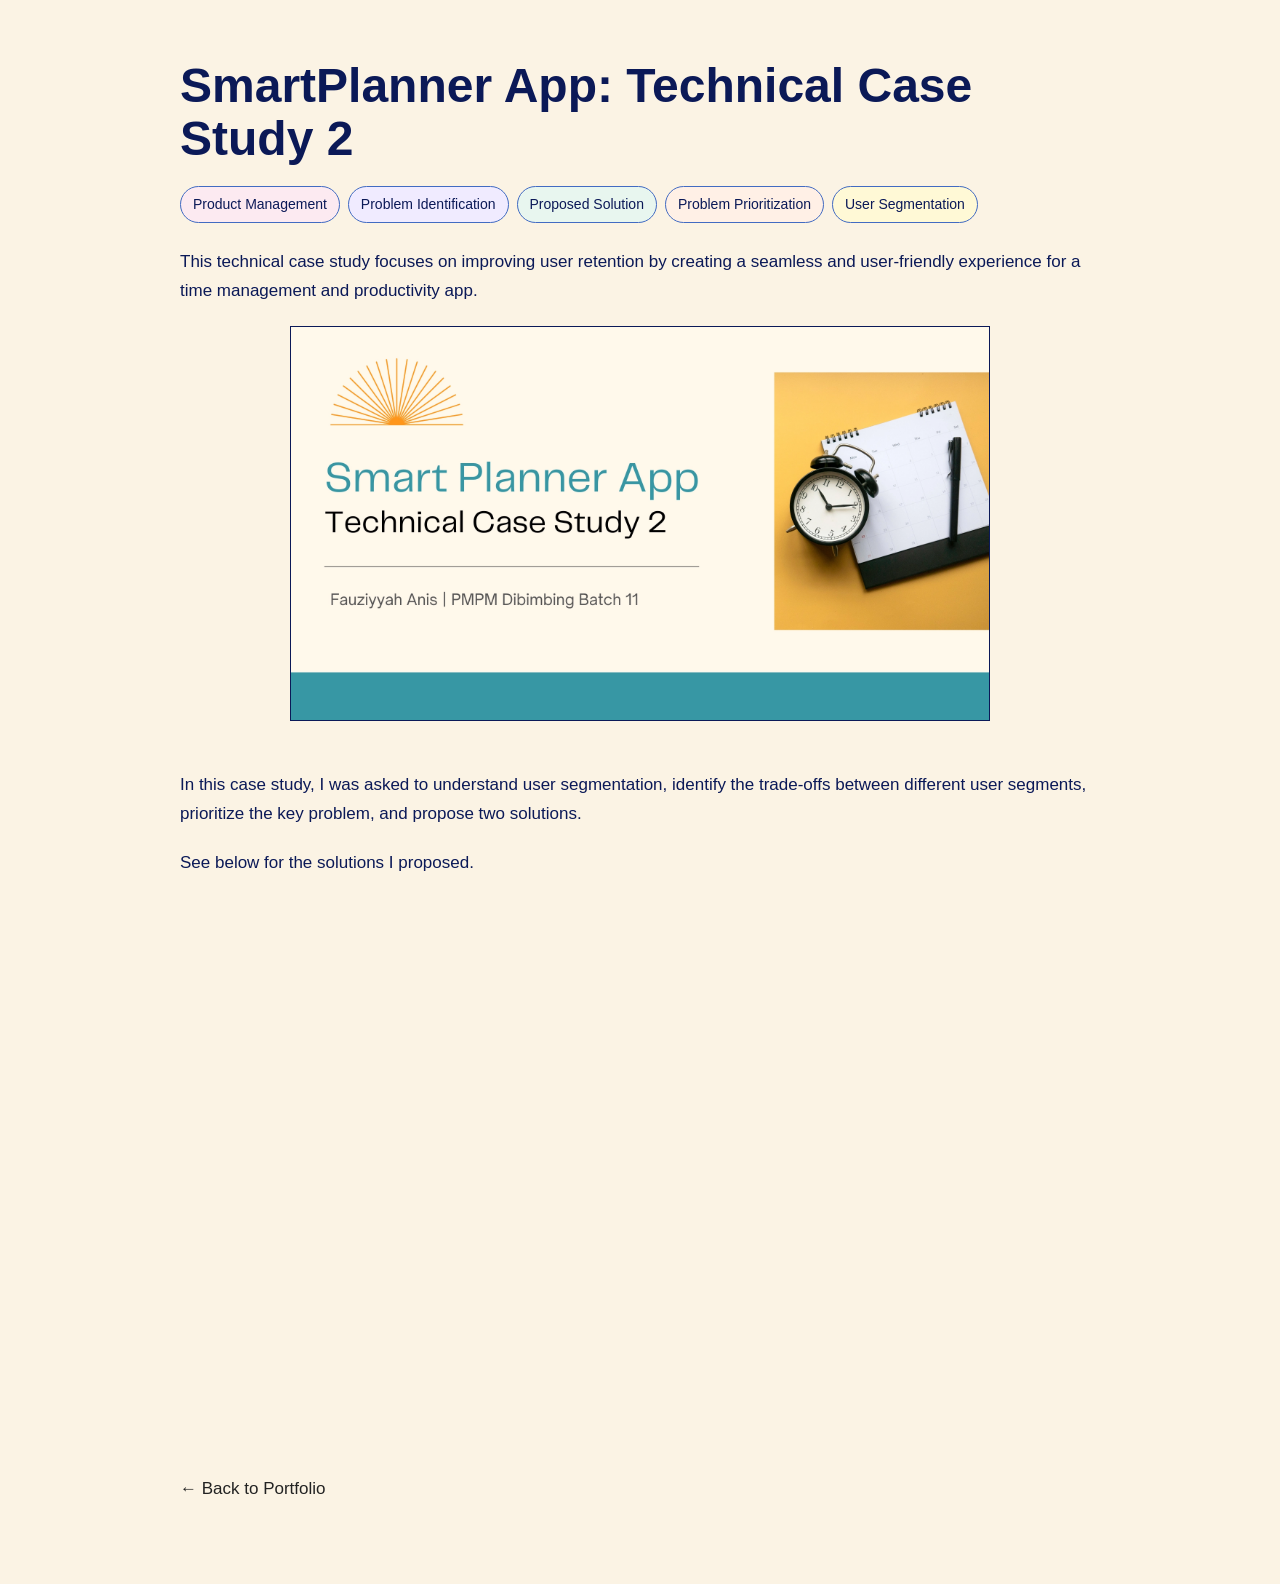
<file: product/smartplanner.html>
<!DOCTYPE html>
<html lang="en">
<head>
    <meta charset="UTF-8">
    <meta name="viewport" content="width=device-width, initial-scale=1.0">

    <title>Smart Planner | Fauziyyah Anis</title>

    <link rel="stylesheet" href="../style.css">
</head>

<body>

    <h1>SmartPlanner App: Technical Case Study 2</h1>

    <div class="tags">
        <span>Product Management</span>
        <span>Problem Identification</span>
        <span>Proposed Solution</span>
        <span>Problem Prioritization</span>
        <span>User Segmentation</span>
    </div>

    <p>
        This technical case study focuses on improving user retention by creating a seamless
        and user-friendly experience for a time management and productivity app.
    </p>

    <img 
        src="Fauziyyah_Anis_TC_2_Product.webp" 
        alt="SmartPlanner technical case study presentation cover"
    >

    <p>
      In this case study, I was asked to understand user segmentation, identify the trade-offs 
      between different user segments, prioritize the key problem, and propose two solutions.
    </p>
    
    <p>
        See below for the solutions I proposed.
    </p>
    <div class="pdf-frame">
        <iframe 
            src="Fauziyyah%20Anis_TC%202%20Product.pdf"
            title="SmartPlanner Technical Case Study 2 Presentation">
        </iframe>
    </div>

    <p class="mobile-file-link">
        <a href="Fauziyyah%20Anis_TC%202%20Product.pdf">Open File</a>
    </p>
    
    <p>
        <a href="../index.html" class="back-link">← Back to Portfolio</a>
    </p>

</body>
</html>
</file>
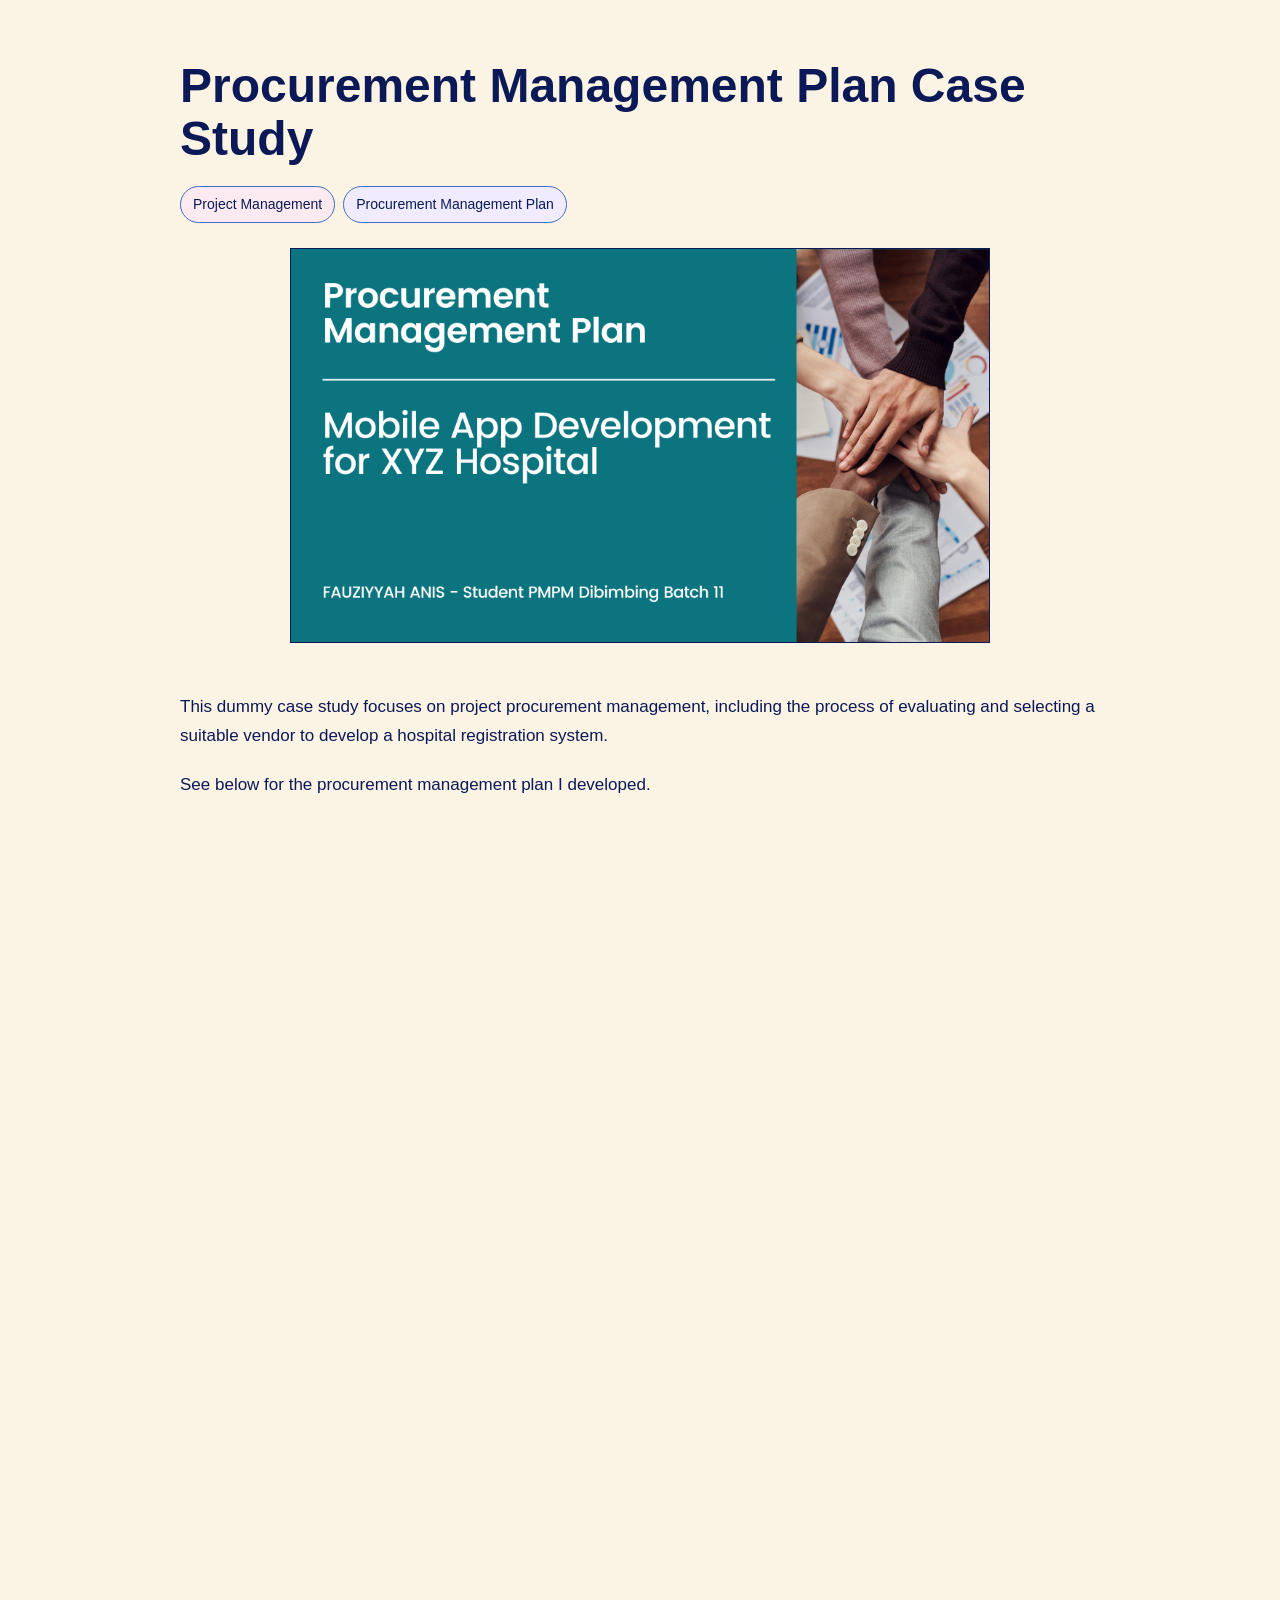
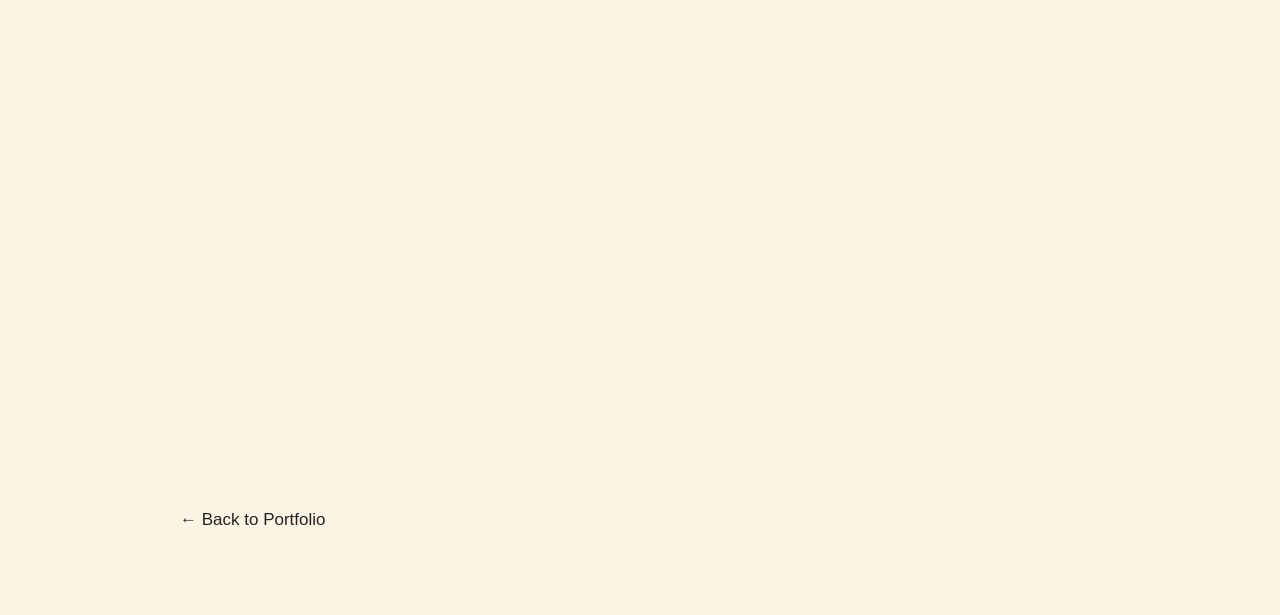
<file: project/procurement.html>
<!DOCTYPE html>
<html lang="en">
<head>
    <meta charset="UTF-8">
    <meta name="viewport" content="width=device-width, initial-scale=1.0">

    <title>Project Procurement Management Case Study | Fauziyyah Anis</title>

    <link rel="stylesheet" href="../style.css">
</head>

<body>

    <h1>Procurement Management Plan Case Study</h1>

    <div class="tags">
        <span>Project Management</span>
        <span>Procurement Management Plan</span>
    </div>

    <img 
        src="Mobile%20App%20Development%20for%20XYZ%20Hospital.png" 
        alt="Procurement Management Plan Case Study page cover"
    >

    <p>
       This dummy case study focuses on project procurement management, including the process 
        of evaluating and selecting a suitable vendor to develop a hospital registration system.

    </p>
    
    <p>
        See below for the procurement management plan I developed.
    </p>
    <div class="document-frame">
        <iframe 
            src="Fauziyyah%20Anis_Assignment%20Day%2025_Project%20Procurement%20Management.pdf"
            title="Procurement Management Plan Case Study document">
        </iframe>
    </div>

    <p class="mobile-file-link">
        <a href="Fauziyyah%20Anis_Assignment%20Day%2025_Project%20Procurement%20Management.pdf">Open File</a>
    </p>

    <p>
        <a href="../index.html" class="back-link">← Back to Portfolio</a>
    </p>

</body>
</html>
</file>
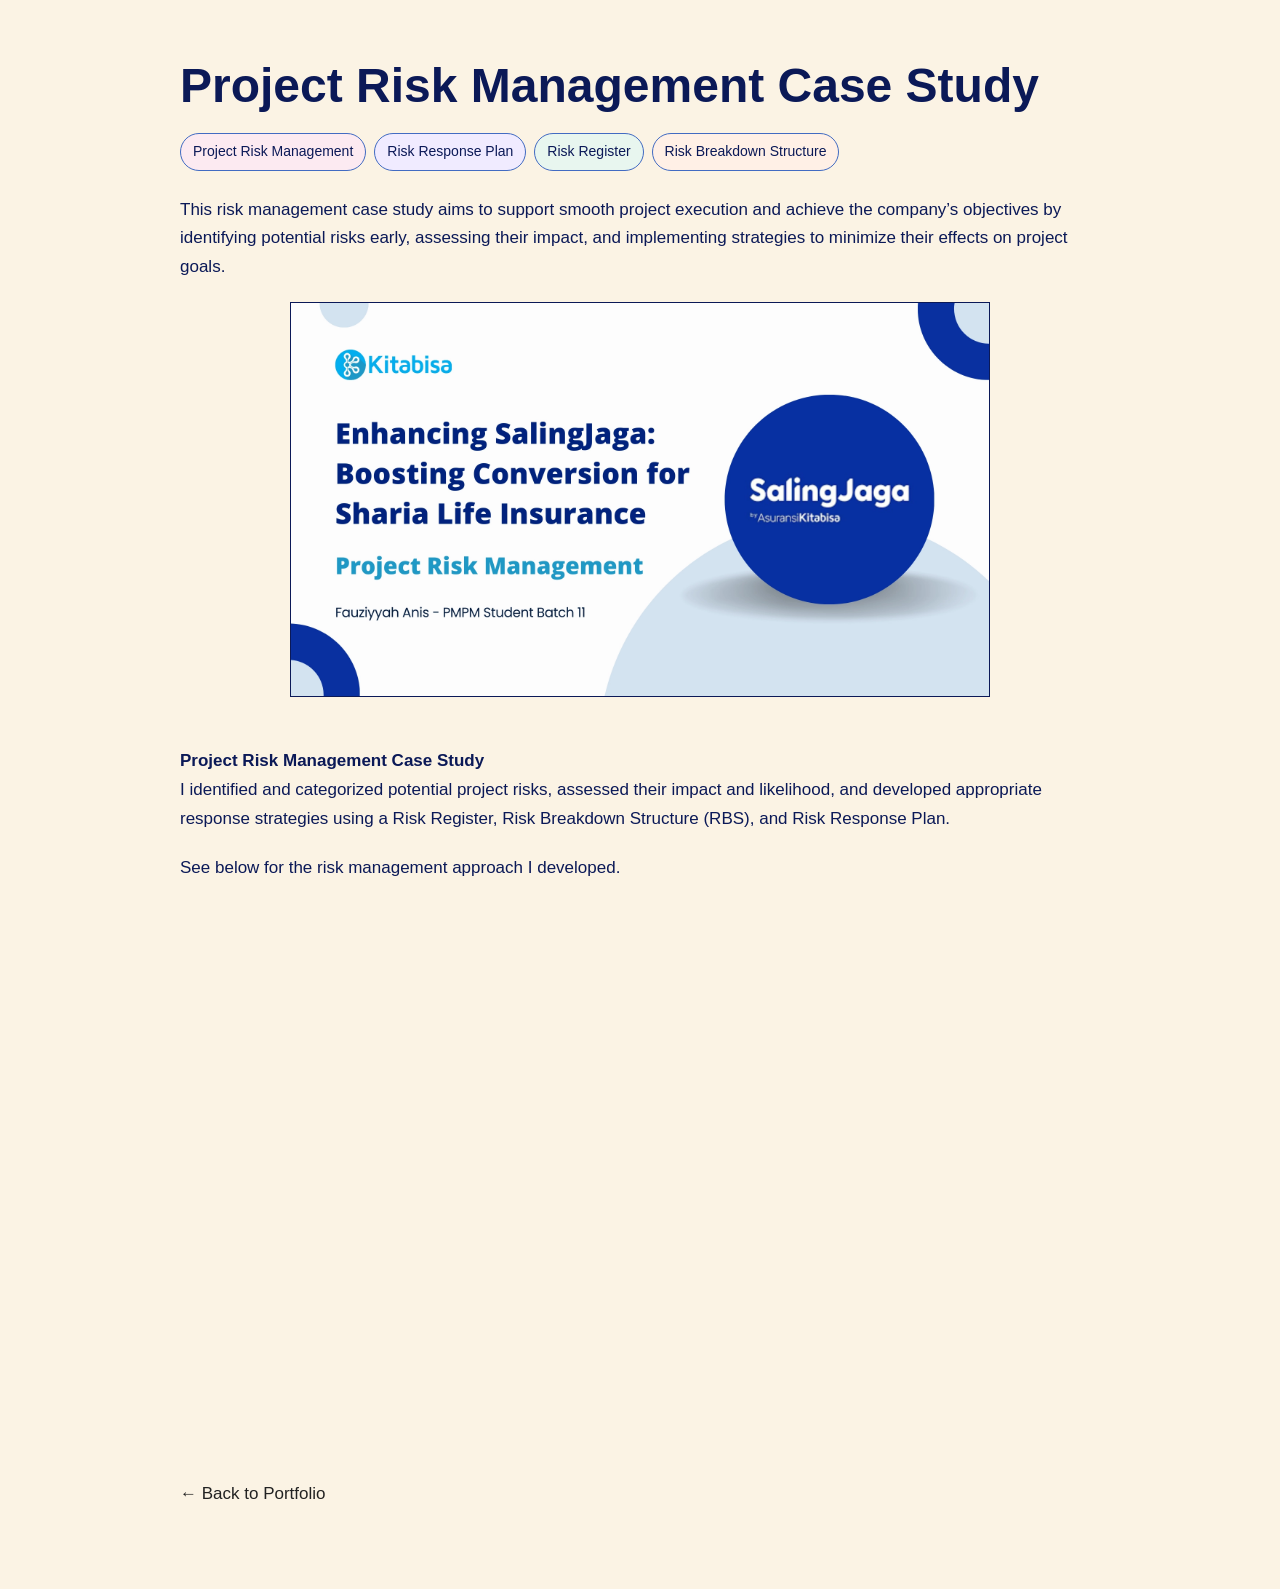
<file: project/salingjaga-risk-management.html>
<!DOCTYPE html>
<html lang="en">
<head>
    <meta charset="UTF-8">
    <meta name="viewport" content="width=device-width, initial-scale=1.0">

    <title>Project Risk Management: SalingJaga by Kitabisa | Fauziyyah Anis</title>

    <link rel="stylesheet" href="../style.css">
</head>

<body>

    <h1>Project Risk Management Case Study</h1>

    <div class="tags">
        <span>Project Risk Management</span>
        <span>Risk Response Plan</span>
        <span>Risk Register</span>
        <span>Risk Breakdown Structure</span>
    </div>

    <p>
        This risk management case study aims to support smooth project execution and achieve the company’s 
        objectives by identifying potential risks early, assessing their impact, and implementing strategies
        to minimize their effects on project goals.
    </p>

    <img 
        src="Risk_Management_SalingJaga_by_Kitabisa.webp" 
        alt="Project Risk Management Case Study presentation cover"
    >

    <p>
     <strong>Project Risk Management Case Study</strong><br>
      I identified and categorized potential project risks, assessed their impact and likelihood, and developed 
      appropriate response strategies using a Risk Register, Risk Breakdown Structure (RBS), and Risk Response Plan.<br>
    </p>
    
    <p>
        See below for the risk management approach I developed.
    </p>
    <div class="pdf-frame">
        <iframe 
            src="Fauziyyah%20Anis_Risk%20Management%20SalingJaga%20by%20Kitabisa.pdf"
            title="Project Risk Management Case Study presentation">
        </iframe>
    </div>

    <p class="mobile-file-link">
        <a href="Fauziyyah%20Anis_Risk%20Management%20SalingJaga%20by%20Kitabisa.pdf">Open File</a>
    </p>


    <p>
        <a href="../index.html" class="back-link">← Back to Portfolio</a>
    </p>

</body>
</html>
</file>
<file: style.css>
* {
    box-sizing: border-box;
    margin: 0;
    padding: 0;
}

body {
    font-family: -apple-system, BlinkMacSystemFont, "Segoe UI", sans-serif;
    font-size: 17px;
    color: #333333;
    background: #fbf3e4;
    line-height: 1.7;
    max-width: 1000px;
    margin: 0 auto;
    padding: 60px 40px;
}

h1 {
    font-size: 48px;
    line-height: 1.1;
    margin-bottom: 20px;
    color: #0b1957;
}

h1 + p {
    font-size: 20px;
    margin-bottom: 60px;
    color: #f8f3e8;
}

h2 {
    font-size: 30px;
    margin-top: 60px;
    margin-bottom: 30px;
    color: #0b1957;
}

h3 {
    font-size: 22px;
    margin-top: 30px;
    margin-bottom: 15px;
    color: #0b1957;
}

p {
    margin-bottom: 20px;
    color: #0b1957;
}

ul {
    margin-left: 25px;
}

li {
    margin-bottom: 10px;
}

img {
    display: block;
    max-width: 700px;
    width: 100%;
    height: auto;
    margin: 0 auto 50px;
    border: 1px solid #0b1957;
}

ol {
    margin-left: 25px;
    margin-bottom: 20px;
}
.pdf-frame {
    width: 100%;
    aspect-ratio: 16 / 9;
    margin-bottom: 50px;
}

.pdf-frame iframe {
    width: 100%;
    height: 100%;
    border: none;
}
.tags {
    display: flex;
    flex-wrap: wrap;
    gap: 8px;
    margin-bottom: 25px;
}

.tags span {
    padding: 6px 12px;
    border: 1px solid #426bc2;
    border-radius: 20px;
    font-size: 14px;
    color: #0b1957;
    background: #e9f3ff;
}

.tags span:nth-child(2) {
    background: #f0ebff;
}

.tags span:nth-child(3) {
    background: #e8f6ef;
}

.tags span:nth-child(4) {
    background: #fff0e6;
}

.tags span:nth-child(5) {
    background: #fff9d6;
}

.tags span:nth-child(6n+1) {
    background: #fceaf1;
}

.tags span:nth-child(6n+2) {
    background: #f0ebff;
}

.tags span:nth-child(6n+3) {
    background: #e8f6ef;
}

.tags span:nth-child(6n+4) {
    background: #fff0e6;
}

.tags span:nth-child(6n+5) {
    background: #fff9d6;
}

.tags span:nth-child(6n) {
    background: #fceaf1;
}

.back-link {
    color: #222;
    text-decoration: none;
}

.back-link:hover {
    text-decoration: underline;
}
.image-row {
    display: flex;
    gap: 20px;
    margin-bottom: 30px;
    flex-wrap: wrap;
}

.image-row img {
    flex: 1;
    min-width: 0;
    max-width: none;
    width: auto;
    margin: 0;
}

.clickable-image {
    cursor: zoom-in;
}

.image-overlay {
    display: none;
    position: fixed;
    z-index: 1000;
    top: 0;
    left: 0;
    width: 100%;
    height: 100%;
    background: rgba(0, 0, 0, 0.5);
    justify-content: center;
    align-items: center;
    padding: 40px;
}

.image-overlay img {
    max-width: 95%;
    max-height: 95%;
    width: auto;
    height: auto;
    margin: 0;
}

.image-side-right {
    float: right;
    width: 40%;
    margin: 0 0 30px 30px;
}

.image-side-right img {
    width: 100%;
    max-width: none;
    margin: 0 0 20px 0;
}

.image-side-left {
    float: left;
    width: 40%;
    margin: 0 30px 30px 0;
}

.image-side-left img {
    width: 100%;
    max-width: none;
    margin: 0 0 20px 0;
}

.image-content-layout {
    display: flex;
    align-items: flex-start;
    gap: 30px;
    margin-bottom: 30px;
}

.image-content-left {
    flex: 1;
}

.image-content-right {
    width: 25%;
}

.image-content-right img {
    width: 100%;
    max-width: none;
    margin: 0;
}

.image-content-left img {
    width: 100%;
    max-width: none;
    margin: 30px 0 20px;
}
.prototype-image {
    width: 70%;
    max-width: none;
    margin: 0 auto;
}
.document-frame {
    width: 100%;
    aspect-ratio: 3 / 4;
    margin-bottom: 50px;
}

.document-frame iframe {
    width: 100%;
    height: 100%;
    border: none;
}
.project-item {
    height: 100%;
    margin-bottom: 0;
}
.project-item a {
    display: flex;
    flex-direction: column;
    height: 100%;
    padding: 0;
    background: #426bc2;
    border: 1px solid #ddd;
    border-radius: 12px;
    overflow: hidden;
    text-decoration: none;
    color: #ffffff;
    text-align: left;
    transition: 0.2s ease;
}

.project-item a:hover {
    background: #426bc2;
    transform: translateY(-3px);
    box-shadow: 0 6px 14px rgba(0, 0, 0, 0.12);
}

.project-item img {
    display: block;
    width: 100%;
    height: auto;
    margin: 0;
}

.project-item > a > span {
    display: block;
    padding: 18px 18px 10px;
    font-size: 17px;
    font-weight: 600;
}

.card-tags {
    display: flex;
    flex-wrap: wrap;
    gap: 5px;
    padding: 0 18px 18px;
}

.card-tags span {
    padding: 3px 7px;
    border-radius: 4px;
    font-size: 14px;
    font-weight: normal;
    color: #333333;
    background: #e9f3ff;
}

.card-tags span:nth-child(6n + 1) {
    background: #e9f3ff;
}

.card-tags span:nth-child(6n + 2) {
    background: #f0ebff;
}

.card-tags span:nth-child(6n + 3) {
    background: #e8f6ef;
}

.card-tags span:nth-child(6n + 4) {
    background: #fff0e6;
}

.card-tags span:nth-child(6n + 5) {
    background: #fff9d6;
}

.card-tags span:nth-child(6n) {
    background: #fceaf1;
}

.project-grid {
    display: grid;
    grid-template-columns: repeat(2, 1fr);
    gap: 20px;
    list-style: none;
}
.mobile-file-link {
    display: none;
}

.portfolio-header {
    margin: -60px -40px 25px;
}

.portfolio-header img {
    display: block;
    width: 100%;
    max-width: none;
    height: auto;
    margin: 0;
}

.home-intro {
    font-size: 20px;
    color: #f8f3e8;
    margin-bottom: 40px;
}

.about-section {
    margin-bottom: 60px;
}

.about-section h2 {
    margin-top: 0;
    margin-bottom: 25px;
    color: #ffffff;
    display: flex;
    align-items: center;
    gap: 12px;
}

.about-section h2::after {
    content: "";
    width: 45px;
    height: 4px;
    background: #f4e9a8;
    border-radius: 4px;
}

.about-description {
    width: 100%;
    margin-bottom: 35px;
    color: #f8f3e8;
    font-size: 17px;
}

.about-timeline {
    display: flex;
    flex-direction: column;
    gap: 30px;
}

.about-category {
    padding: 25px;
    background: #fbf3e4;
    border-radius: 12px;
}

.about-category h3 {
    margin-top: 0;
    margin-bottom: 20px;
    color: #0b1957;
}

.timeline-item {
    display: grid;
    grid-template-columns: 150px 1fr;
    gap: 20px;
    padding: 18px 0;
    border-top: 1px solid rgba(11, 25, 87, 0.2);
}

.timeline-date {
    font-size: 15px;
    color: #0b1957;
}

.timeline-content {
    display: flex;
    flex-direction: column;
    gap: 4px;
    color: #0b1957;
}

.timeline-content strong {
    font-size: 18px;
}

.timeline-content span {
    font-size: 16px;
}

@media (max-width: 600px) {
    .project-grid {
        grid-template-columns: 1fr;
    }
    .pdf-frame,
    .document-frame {
        display: none;
    }
    .mobile-file-link {
        display: block;
    }
    h1 {
        font-size: 36px;
    }

    h1 + p {
        font-size: 18px;
        margin-bottom: 40px;
    }

    h2 {
        font-size: 26px;
        margin-top: 40px;
    }
    .timeline-item {
        grid-template-columns: 1fr;
        gap: 8px;
    }

    .about-category {
        padding: 20px;
    }
}

.home-page {
    background: #17172e;
    color: #f8f3e8;
}

.home-page h2 {
    color: #ffffff;
}

.home-page h3 {
    color: #f8f3e8;
}

.home-page .about-category h3 {
    color: #0b1957;
}

.home-page > p {
    color: #d9d9d9;
}
</file>
